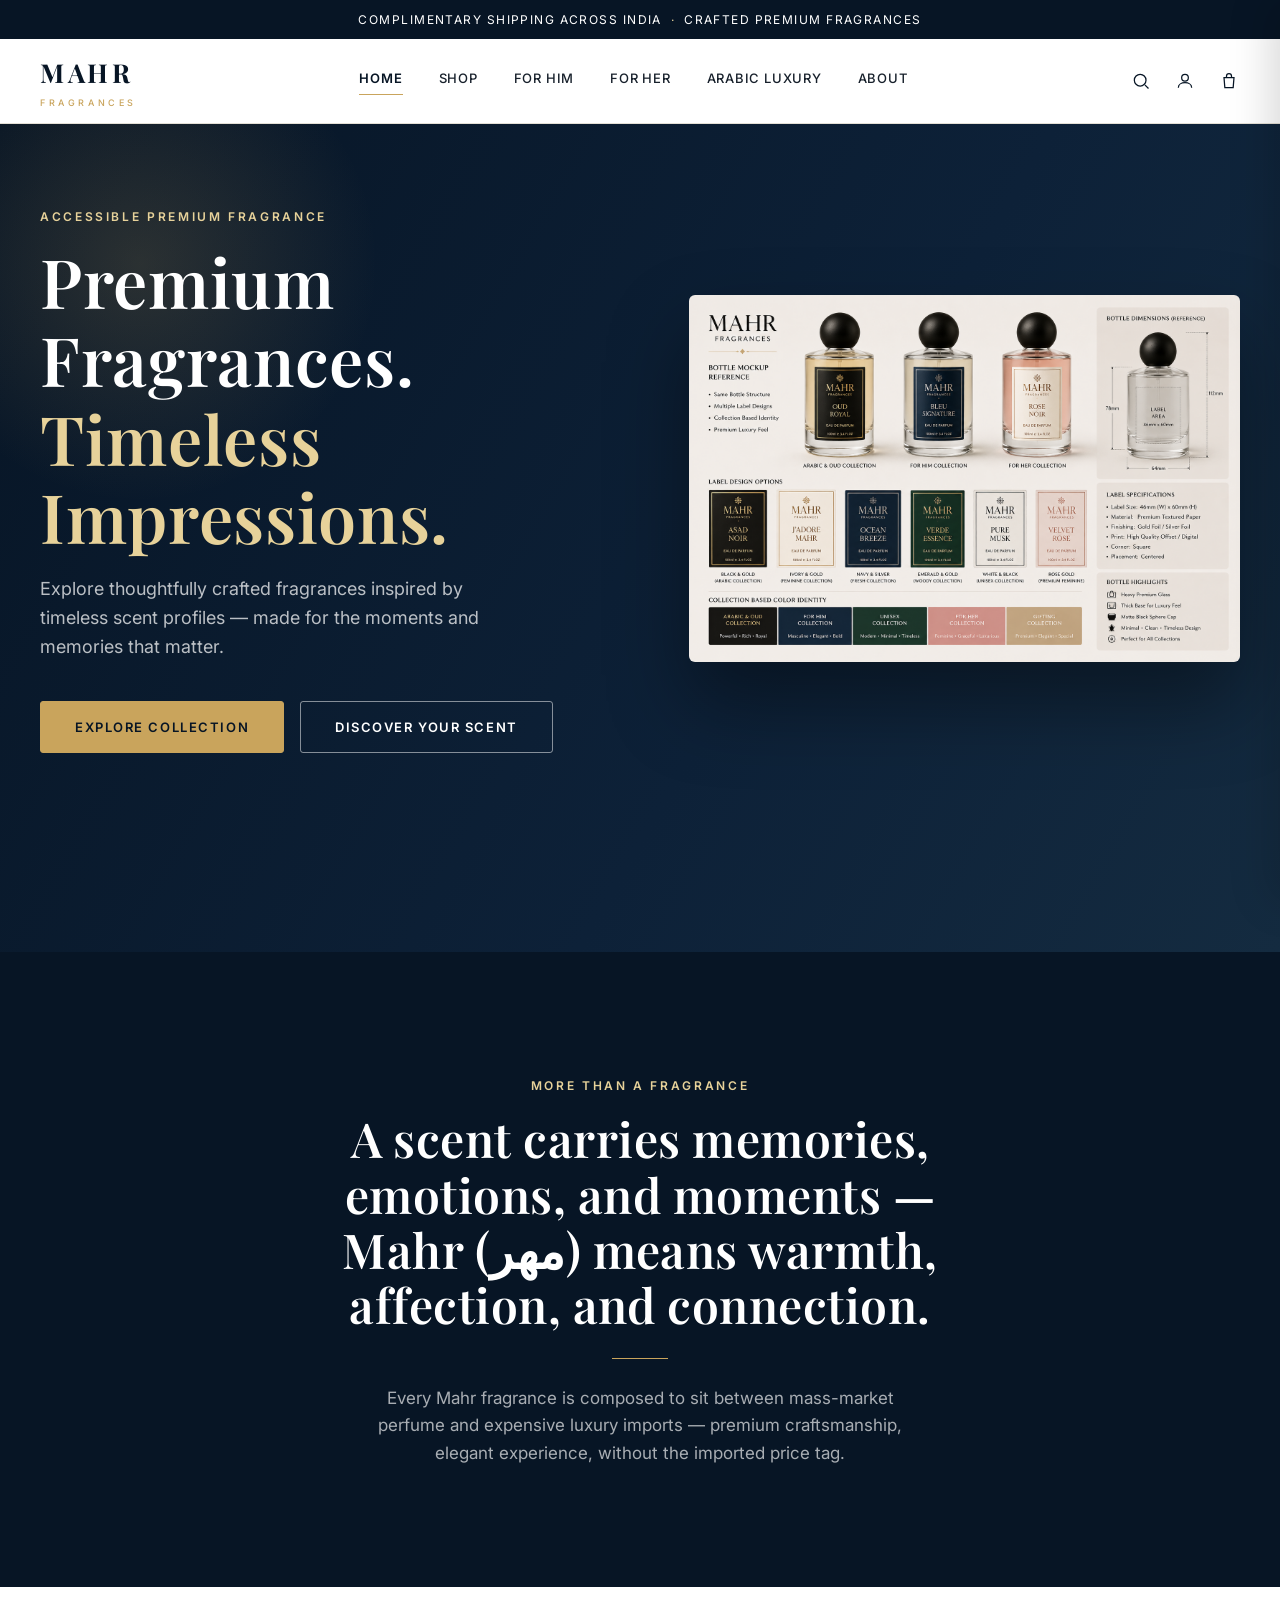
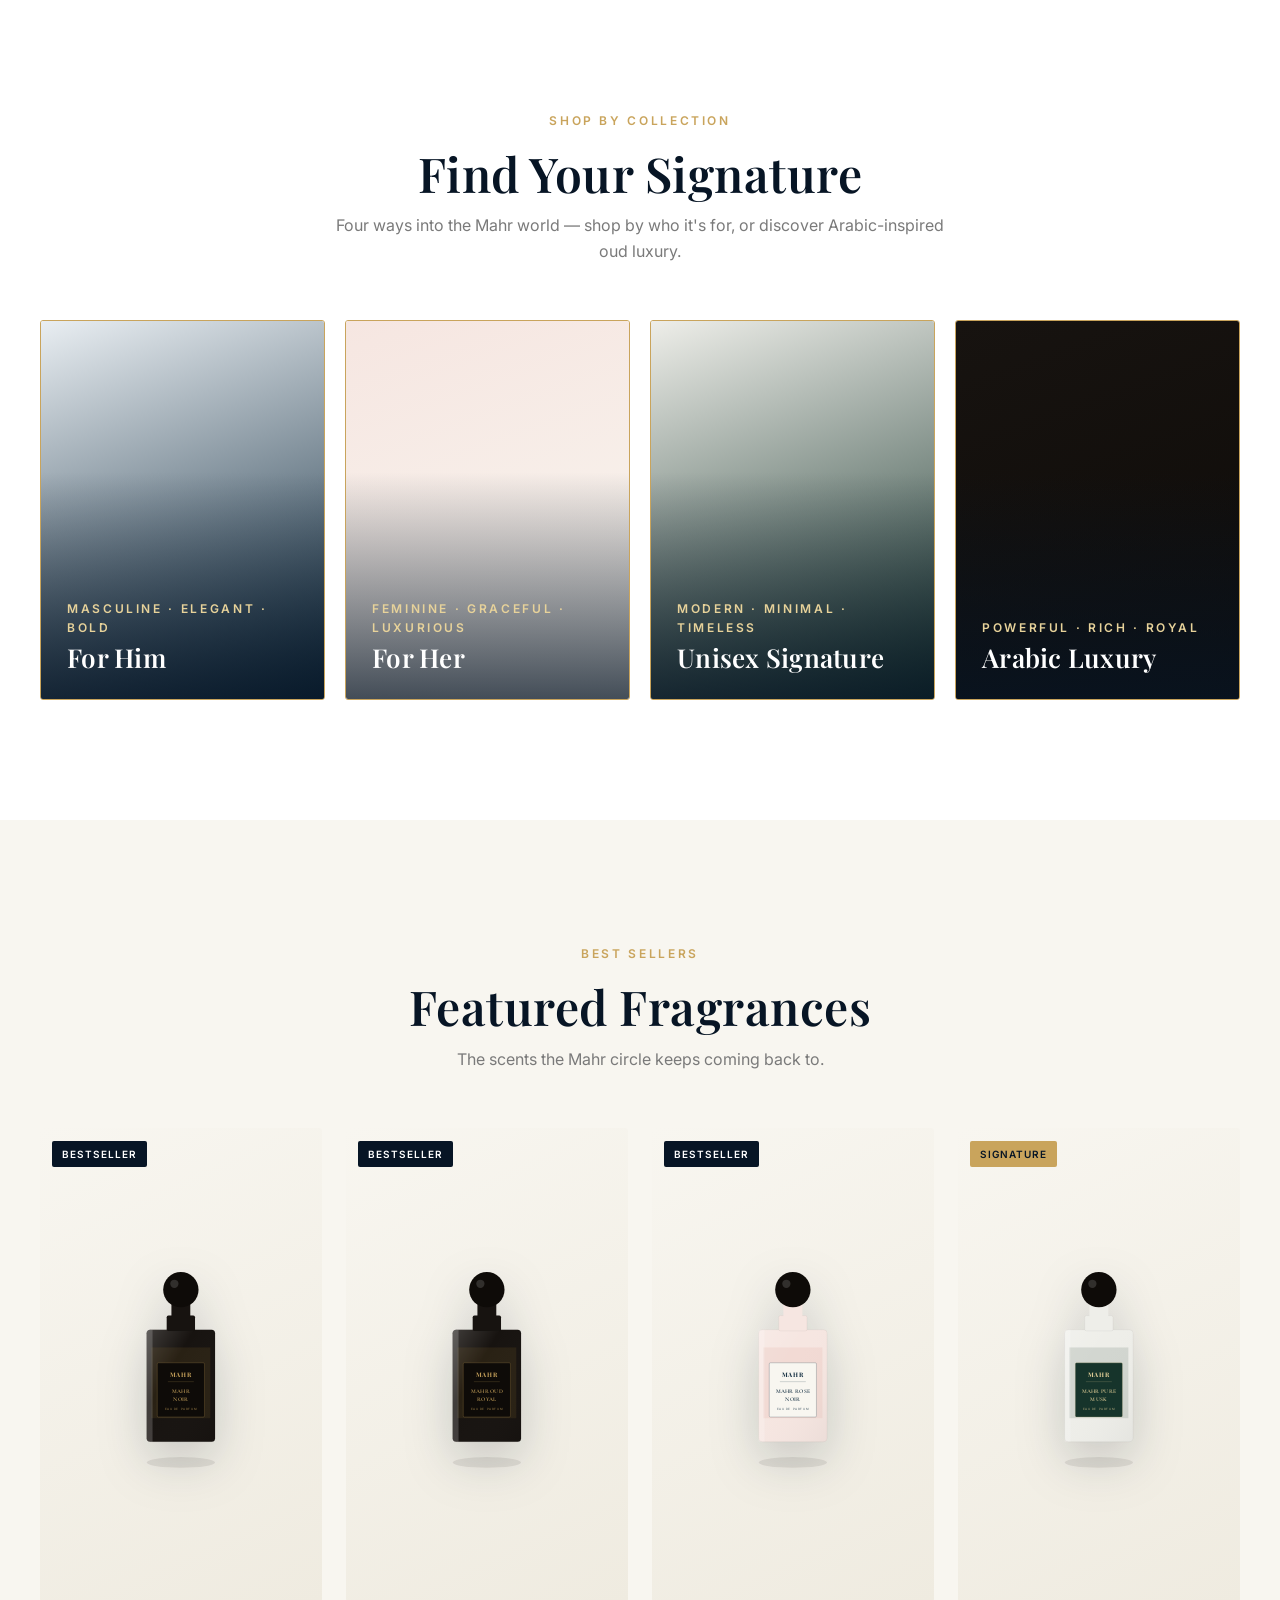
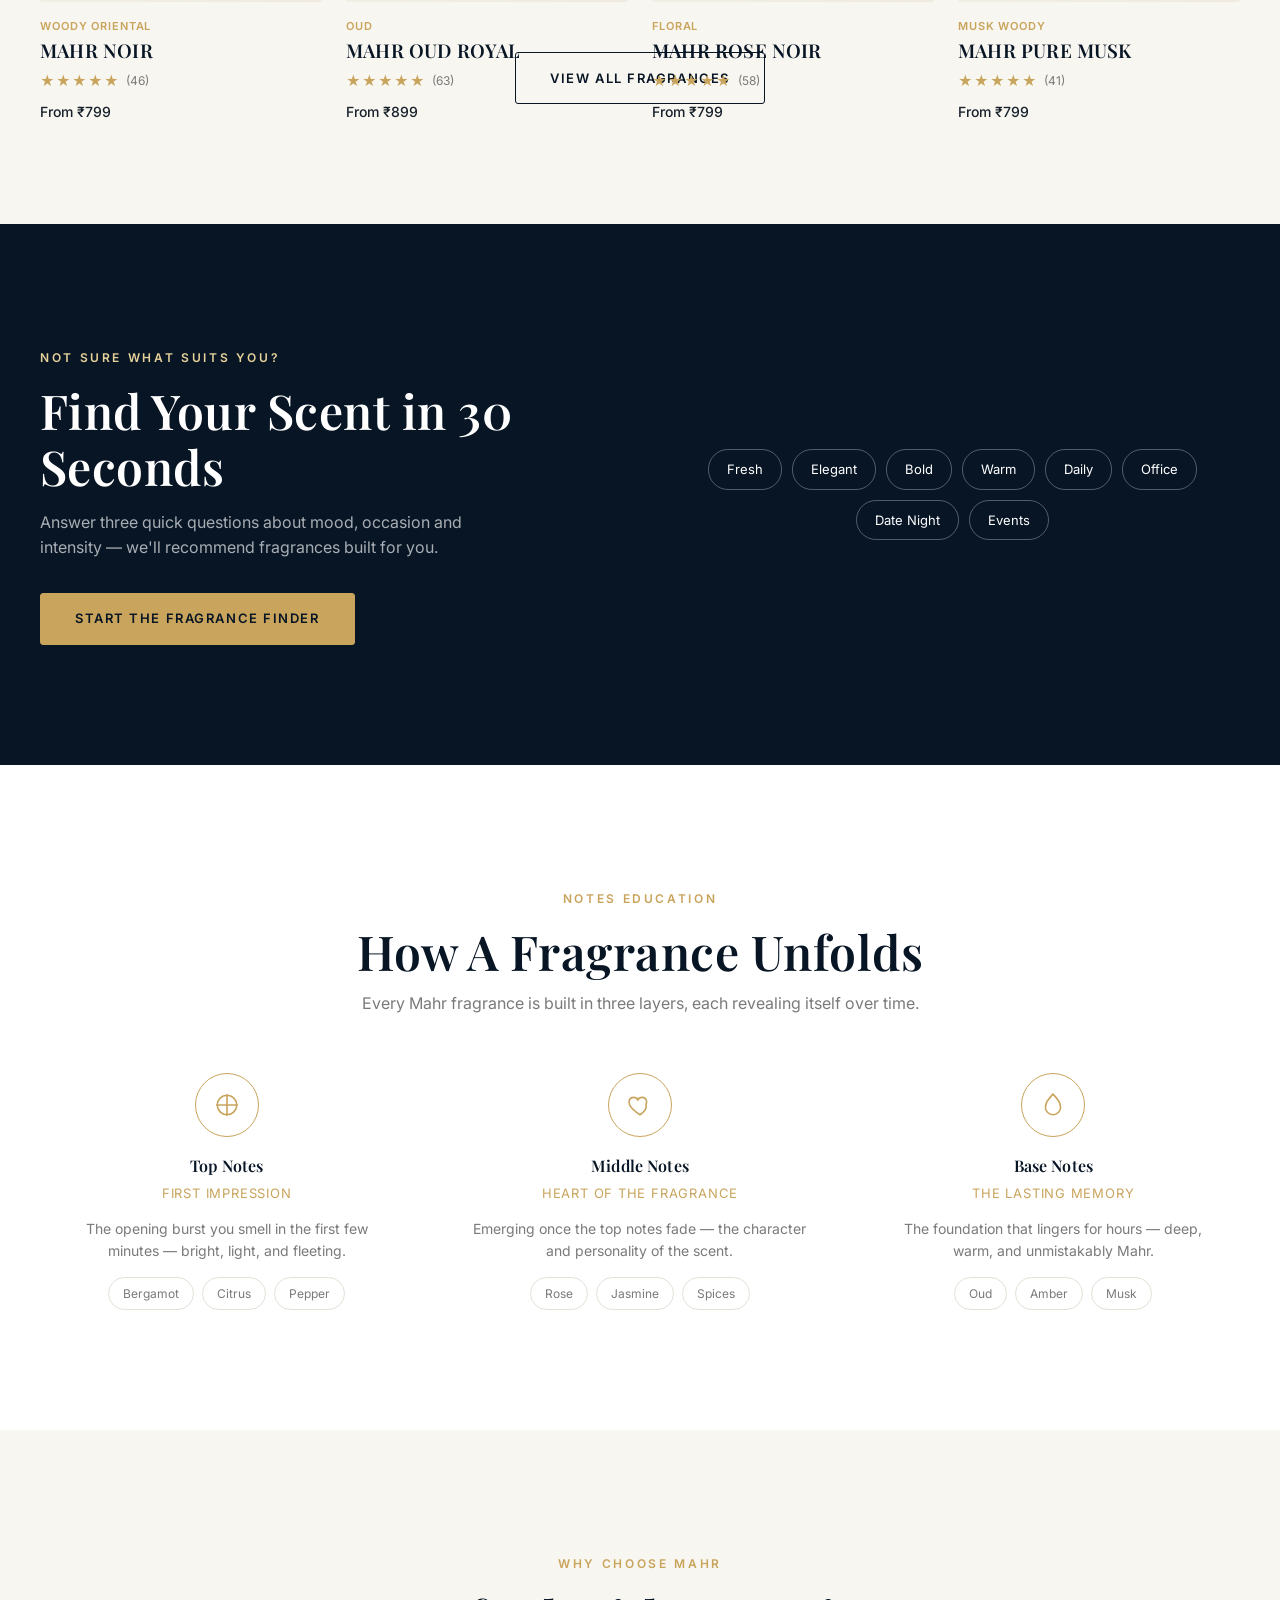
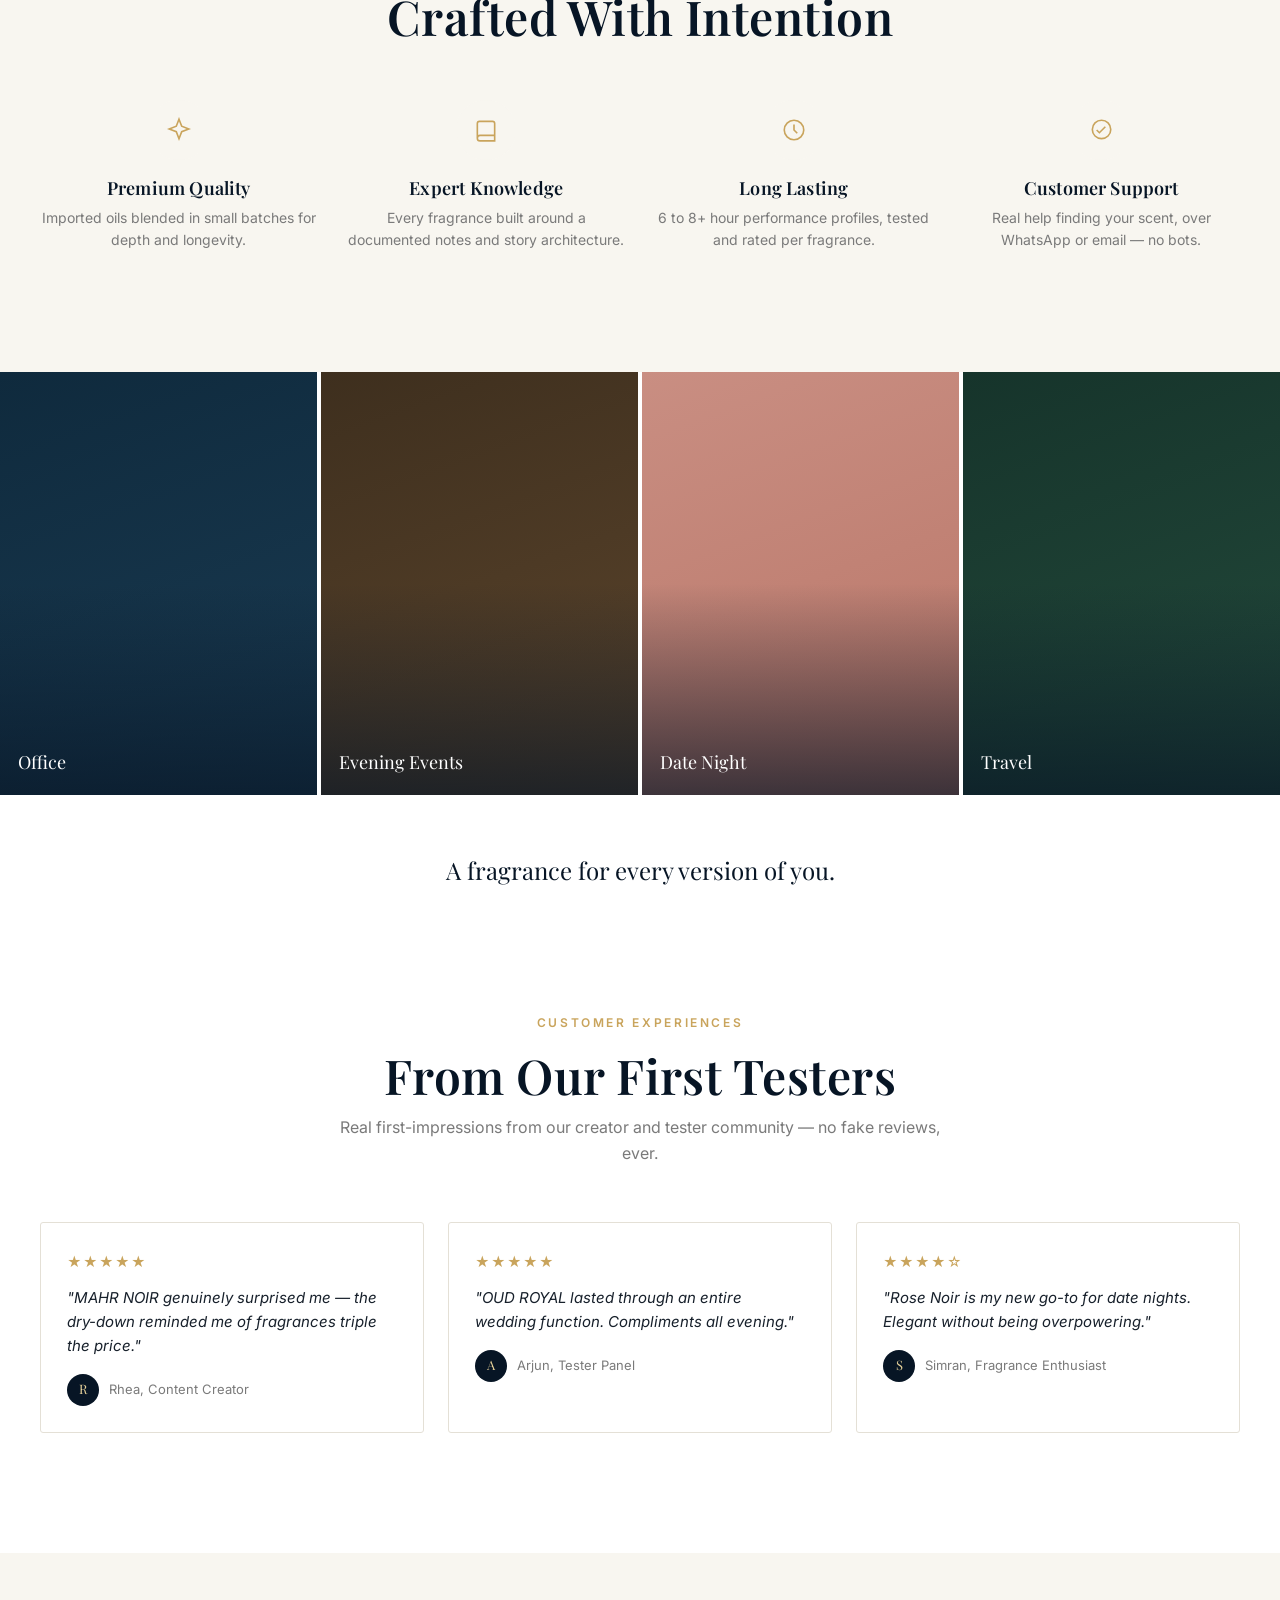
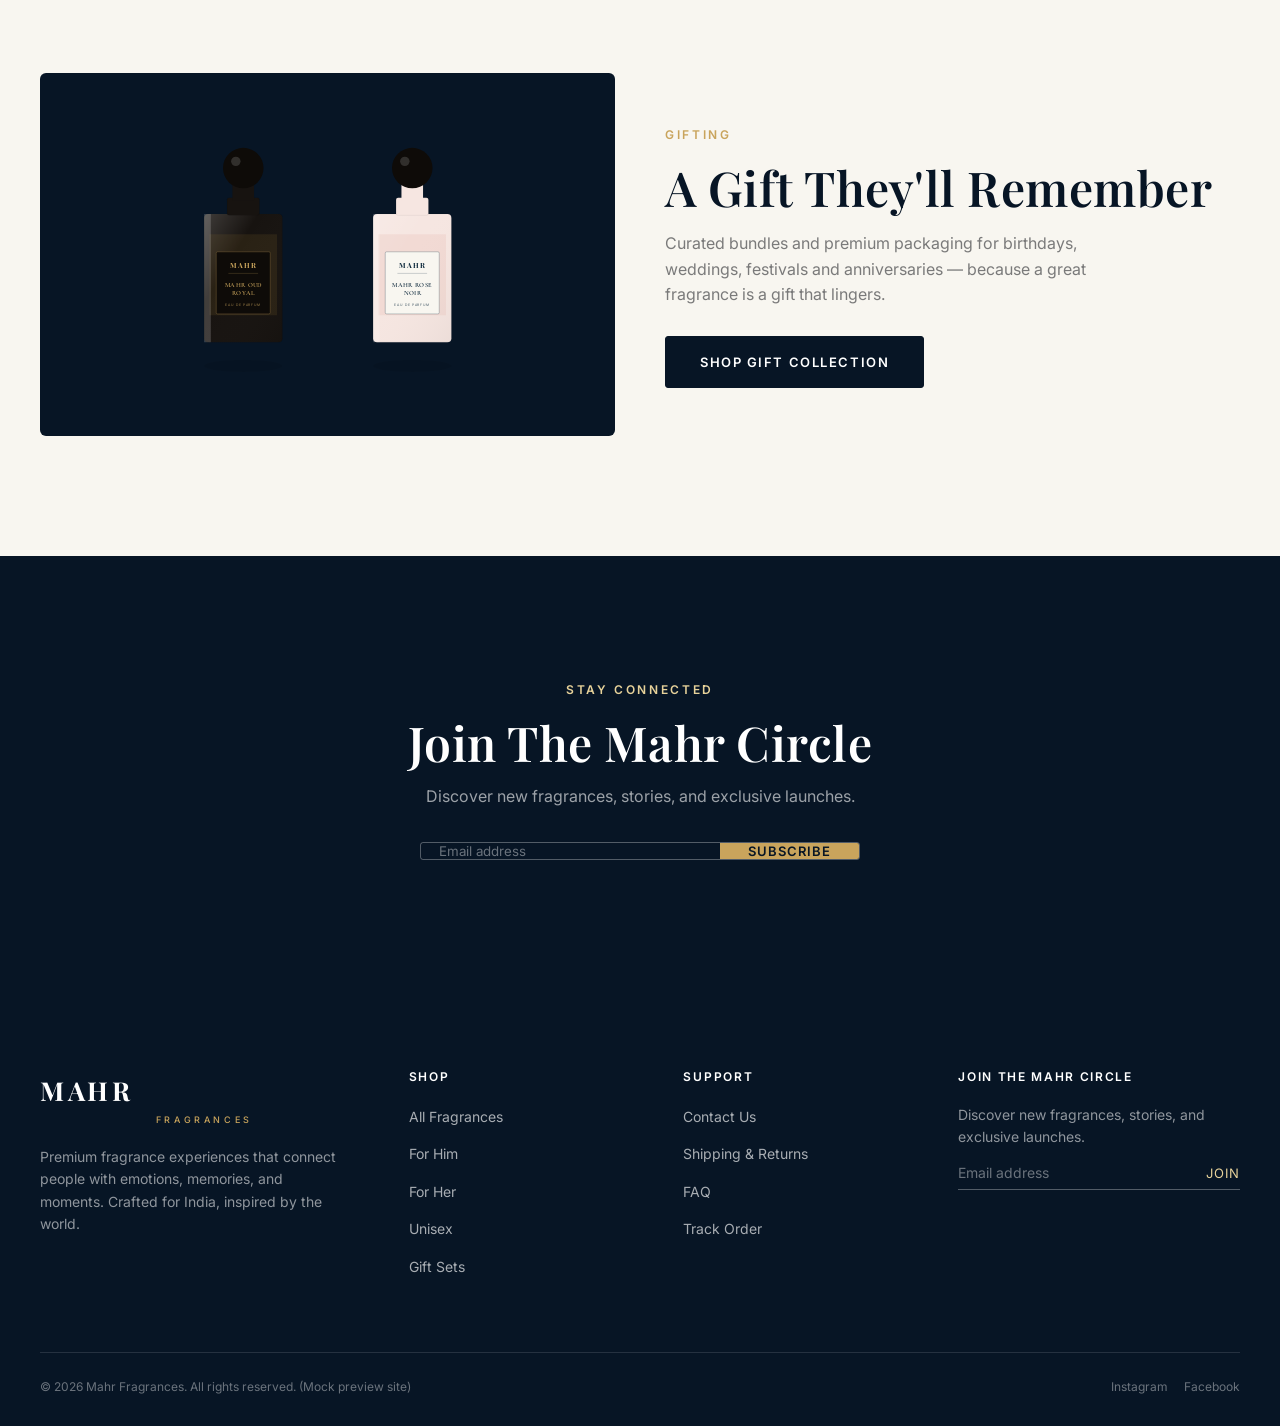
<file: index.html>
<!DOCTYPE html>
<html lang="en">
<head>
<meta charset="UTF-8">
<meta name="viewport" content="width=device-width, initial-scale=1.0">
<title>Mahr Fragrances — Premium Fragrances. Timeless Impressions.</title>
<meta name="description" content="Discover Mahr Fragrances — premium, accessible-luxury fragrances inspired by timeless scent profiles. Crafted for India.">
<link rel="stylesheet" href="css/style.css">
<link rel="stylesheet" href="css/components.css">
<style>
  .hero {
    position: relative;
    min-height: 92vh;
    display: flex;
    align-items: center;
    background: linear-gradient(120deg, var(--navy) 0%, var(--navy-soft) 60%, #142b40 100%);
    overflow: hidden;
    padding-top: 0;
  }
  .hero__grid {
    display: grid;
    grid-template-columns: 1.05fr 0.95fr;
    align-items: center;
    gap: 40px;
    width: 100%;
  }
  .hero__copy { position: relative; z-index: 2; color: #fff; }
  .hero__copy h1 { color: #fff; font-size: 68px; }
  .hero__copy h1 em { color: var(--gold-light); font-style: normal; }
  .hero__copy p.lead { color: rgba(255,255,255,0.72); font-size: 18px; max-width: 460px; margin-top: 20px; }
  .hero__cta { display: flex; gap: 16px; margin-top: 40px; flex-wrap: wrap; }
  .hero__img-wrap {
    position: relative;
    display: flex; align-items: center; justify-content: center;
    animation: floatY 6s ease-in-out infinite;
  }
  .hero__img-wrap img { border-radius: 6px; box-shadow: 0 40px 80px rgba(0,0,0,0.4); }
  @keyframes floatY { 0%,100% { transform: translateY(0); } 50% { transform: translateY(-14px); } }
  .hero__marble { position: absolute; width: 480px; height: 480px; background: radial-gradient(circle, rgba(201,164,92,0.18), transparent 70%); border-radius: 50%; z-index: 1; }
  @media (max-width: 900px) {
    .hero { padding-top: 40px; padding-bottom: 40px; min-height: auto; }
    .hero__grid { grid-template-columns: 1fr; text-align: center; }
    .hero__copy h1 { font-size: 42px; }
    .hero__copy p.lead { margin-left: auto; margin-right: auto; }
    .hero__cta { justify-content: center; }
  }

  .philosophy { background: var(--navy); color: #fff; text-align: center; }
  .philosophy h2 { color: #fff; max-width: 720px; margin: 0 auto; }
  .philosophy p.lead { color: rgba(255,255,255,0.65); max-width: 560px; margin: 20px auto 0; font-size: 17px; }
  .divider-gold-light { width: 56px; height: 1px; background: var(--gold); margin: 26px auto; }

  .lifestyle-section { position: relative; }
  .lifestyle-grid { display: grid; grid-template-columns: repeat(4, 1fr); gap: 4px; }
  .lifestyle-tile { aspect-ratio: 3/4; position: relative; overflow: hidden; display: flex; align-items: flex-end; }
  .lifestyle-tile::after { content:""; position:absolute; inset:0; background: linear-gradient(180deg, transparent 50%, rgba(7,21,37,0.7)); }
  .lifestyle-tile span { position: relative; z-index: 2; color: #fff; padding: 18px; font-family: var(--font-heading); font-size: 18px; }
  @media (max-width: 768px) { .lifestyle-grid { grid-template-columns: repeat(2, 1fr); } }

  .gift-section { background: var(--ivory); }
  .gift-grid { display: grid; grid-template-columns: 1fr 1fr; gap: 50px; align-items: center; }
  @media (max-width: 900px) { .gift-grid { grid-template-columns: 1fr; } .gift-grid > div:first-child { order: 2; } }
  .gift-visual { background: var(--navy); border-radius: 6px; padding: 60px 40px; display: flex; align-items: center; justify-content: center; gap: 20px; }
  .gift-visual svg { width: 30%; }

  .newsletter-section { background: var(--navy); color: #fff; text-align: center; }
  .newsletter-section h2 { color: #fff; }
  .newsletter-form { display: flex; max-width: 440px; margin: 32px auto 0; border: 1px solid rgba(255,255,255,0.3); border-radius: var(--radius); overflow: hidden; }
  .newsletter-form input { flex: 1; background: transparent; border: none; padding: 0 18px; color: #fff; outline: none; }
  .newsletter-form input::placeholder { color: rgba(255,255,255,0.4); }
  .newsletter-form button { padding: 0 28px; background: var(--gold); color: var(--navy); font-size: 13px; letter-spacing: 0.08em; text-transform: uppercase; font-weight: 600; }
</style>
</head>
<body>

<div id="site-header"></div>

<!-- ===== HERO ===== -->
<section class="hero">
  <div class="hero__marble" style="top:-100px; left:-100px;"></div>
  <div class="container hero__grid">
    <div class="hero__copy reveal">
      <div class="eyebrow eyebrow--light">Accessible Premium Fragrance</div>
      <h1>Premium Fragrances.<br><em>Timeless Impressions.</em></h1>
      <p class="lead">Explore thoughtfully crafted fragrances inspired by timeless scent profiles — made for the moments and memories that matter.</p>
      <div class="hero__cta">
        <a href="shop.html" class="btn btn-gold">Explore Collection</a>
        <a href="finder.html" class="btn btn-ghost-light">Discover Your Scent</a>
      </div>
    </div>
    <div class="hero__img-wrap reveal">
      <img src="assets/bottle-reference.png" alt="Mahr Fragrances bottle collection" style="width:100%; max-width:560px;">
    </div>
  </div>
</section>

<!-- ===== BRAND PHILOSOPHY ===== -->
<section class="philosophy">
  <div class="container">
    <div class="eyebrow eyebrow--light reveal">More Than A Fragrance</div>
    <h2 class="reveal">A scent carries memories, emotions, and moments — Mahr (مهر) means warmth, affection, and connection.</h2>
    <div class="divider-gold-light reveal"></div>
    <p class="lead reveal">Every Mahr fragrance is composed to sit between mass-market perfume and expensive luxury imports — premium craftsmanship, elegant experience, without the imported price tag.</p>
  </div>
</section>

<!-- ===== SHOP BY COLLECTION ===== -->
<section>
  <div class="container">
    <div class="section-head reveal">
      <div class="eyebrow">Shop By Collection</div>
      <h2>Find Your Signature</h2>
      <p>Four ways into the Mahr world — shop by who it's for, or discover Arabic-inspired oud luxury.</p>
    </div>
    <div class="collection-grid" id="collection-grid"></div>
  </div>
</section>

<!-- ===== FEATURED FRAGRANCES ===== -->
<section style="background:var(--ivory)">
  <div class="container">
    <div class="section-head reveal">
      <div class="eyebrow">Best Sellers</div>
      <h2>Featured Fragrances</h2>
      <p>The scents the Mahr circle keeps coming back to.</p>
    </div>
    <div class="product-grid" id="featured-grid"></div>
    <div class="text-center mt-l" style="margin-top:50px">
      <a href="shop.html" class="btn btn-secondary">View All Fragrances</a>
    </div>
  </div>
</section>

<!-- ===== FRAGRANCE DISCOVERY / FINDER TEASER ===== -->
<section style="background:var(--navy); color:#fff;">
  <div class="container" style="display:grid; grid-template-columns:1fr 1fr; gap:50px; align-items:center;">
    <div class="reveal">
      <div class="eyebrow eyebrow--light">Not Sure What Suits You?</div>
      <h2 style="color:#fff">Find Your Scent in 30 Seconds</h2>
      <p style="color:rgba(255,255,255,0.65); margin-top:16px; max-width:440px;">Answer three quick questions about mood, occasion and intensity — we'll recommend fragrances built for you.</p>
      <a href="finder.html" class="btn btn-gold mt-l" style="margin-top:32px;">Start the Fragrance Finder</a>
    </div>
    <div class="chip-row reveal" style="justify-content:center;">
      <span class="chip" style="border-color:rgba(255,255,255,0.3); color:#fff;">Fresh</span>
      <span class="chip" style="border-color:rgba(255,255,255,0.3); color:#fff;">Elegant</span>
      <span class="chip" style="border-color:rgba(255,255,255,0.3); color:#fff;">Bold</span>
      <span class="chip" style="border-color:rgba(255,255,255,0.3); color:#fff;">Warm</span>
      <span class="chip" style="border-color:rgba(255,255,255,0.3); color:#fff;">Daily</span>
      <span class="chip" style="border-color:rgba(255,255,255,0.3); color:#fff;">Office</span>
      <span class="chip" style="border-color:rgba(255,255,255,0.3); color:#fff;">Date Night</span>
      <span class="chip" style="border-color:rgba(255,255,255,0.3); color:#fff;">Events</span>
    </div>
  </div>
</section>

<!-- ===== FRAGRANCE NOTES EDUCATION ===== -->
<section>
  <div class="container">
    <div class="section-head reveal">
      <div class="eyebrow">Notes Education</div>
      <h2>How A Fragrance Unfolds</h2>
      <p>Every Mahr fragrance is built in three layers, each revealing itself over time.</p>
    </div>
    <div class="notes-grid">
      <div class="note-col reveal">
        <div class="note-icon"><svg viewBox="0 0 24 24" fill="none" stroke="currentColor" stroke-width="1.5"><path d="M12 2v20M2 12h20"/><circle cx="12" cy="12" r="9"/></svg></div>
        <h4>Top Notes</h4>
        <p class="sub">First Impression</p>
        <p style="color:var(--grey); font-size:14px;">The opening burst you smell in the first few minutes — bright, light, and fleeting.</p>
        <div class="note-tags"><span class="note-tag">Bergamot</span><span class="note-tag">Citrus</span><span class="note-tag">Pepper</span></div>
      </div>
      <div class="note-col reveal">
        <div class="note-icon"><svg viewBox="0 0 24 24" fill="none" stroke="currentColor" stroke-width="1.5"><path d="M12 21s-7-4.35-9.5-8.8C.8 8.7 2.4 5 6 5c2 0 3.5 1.2 4 2.2C10.5 6.2 12 5 14 5c3.6 0 5.2 3.7 3.5 7.2C19 16.65 12 21 12 21z"/></svg></div>
        <h4>Middle Notes</h4>
        <p class="sub">Heart Of The Fragrance</p>
        <p style="color:var(--grey); font-size:14px;">Emerging once the top notes fade — the character and personality of the scent.</p>
        <div class="note-tags"><span class="note-tag">Rose</span><span class="note-tag">Jasmine</span><span class="note-tag">Spices</span></div>
      </div>
      <div class="note-col reveal">
        <div class="note-icon"><svg viewBox="0 0 24 24" fill="none" stroke="currentColor" stroke-width="1.5"><path d="M12 2C8 6 5 10 5 14a7 7 0 0014 0c0-4-3-8-7-12z"/></svg></div>
        <h4>Base Notes</h4>
        <p class="sub">The Lasting Memory</p>
        <p style="color:var(--grey); font-size:14px;">The foundation that lingers for hours — deep, warm, and unmistakably Mahr.</p>
        <div class="note-tags"><span class="note-tag">Oud</span><span class="note-tag">Amber</span><span class="note-tag">Musk</span></div>
      </div>
    </div>
  </div>
</section>

<!-- ===== WHY CHOOSE MAHR ===== -->
<section style="background:var(--ivory)">
  <div class="container">
    <div class="section-head reveal">
      <div class="eyebrow">Why Choose Mahr</div>
      <h2>Crafted With Intention</h2>
    </div>
    <div class="pillars-grid">
      <div class="pillar reveal">
        <div class="icon-circle"><svg viewBox="0 0 24 24" fill="none" stroke="currentColor" stroke-width="1.5"><path d="M12 2l2.5 6.5L21 11l-6.5 2.5L12 20l-2.5-6.5L3 11l6.5-2.5z"/></svg></div>
        <h4>Premium Quality</h4>
        <p>Imported oils blended in small batches for depth and longevity.</p>
      </div>
      <div class="pillar reveal">
        <div class="icon-circle"><svg viewBox="0 0 24 24" fill="none" stroke="currentColor" stroke-width="1.5"><path d="M4 19.5V6a2 2 0 012-2h12a2 2 0 012 2v14M4 19.5A2.5 2.5 0 016.5 17H20M4 19.5A2.5 2.5 0 006.5 22H20v-5"/></svg></div>
        <h4>Expert Knowledge</h4>
        <p>Every fragrance built around a documented notes and story architecture.</p>
      </div>
      <div class="pillar reveal">
        <div class="icon-circle"><svg viewBox="0 0 24 24" fill="none" stroke="currentColor" stroke-width="1.5"><circle cx="12" cy="12" r="9"/><path d="M12 7v5l3 3"/></svg></div>
        <h4>Long Lasting</h4>
        <p>6 to 8+ hour performance profiles, tested and rated per fragrance.</p>
      </div>
      <div class="pillar reveal">
        <div class="icon-circle"><svg viewBox="0 0 24 24" fill="none" stroke="currentColor" stroke-width="1.5"><path d="M21 11.5a8.5 8.5 0 11-8.5-8.5A8.5 8.5 0 0121 11.5z"/><path d="M8 12l2.5 2.5L16 9"/></svg></div>
        <h4>Customer Support</h4>
        <p>Real help finding your scent, over WhatsApp or email — no bots.</p>
      </div>
    </div>
  </div>
</section>

<!-- ===== LIFESTYLE BRAND SECTION ===== -->
<section class="lifestyle-section" style="padding:0;">
  <div class="lifestyle-grid">
    <div class="lifestyle-tile" style="background:linear-gradient(160deg,#0F2A3D,#1a3b52);"><span>Office</span></div>
    <div class="lifestyle-tile" style="background:linear-gradient(160deg,#3E2F1E,#5c452c);"><span>Evening Events</span></div>
    <div class="lifestyle-tile" style="background:linear-gradient(160deg,#C98E82,#b97668);"><span>Date Night</span></div>
    <div class="lifestyle-tile" style="background:linear-gradient(160deg,#16342B,#234a3b);"><span>Travel</span></div>
  </div>
  <div class="container text-center" style="padding:56px 40px 0;">
    <p class="reveal" style="font-family:var(--font-heading); font-size:24px; color:var(--navy); max-width:520px; margin:0 auto;">A fragrance for every version of you.</p>
  </div>
</section>

<!-- ===== CUSTOMER EXPERIENCES ===== -->
<section>
  <div class="container">
    <div class="section-head reveal">
      <div class="eyebrow">Customer Experiences</div>
      <h2>From Our First Testers</h2>
      <p>Real first-impressions from our creator and tester community — no fake reviews, ever.</p>
    </div>
    <div class="review-grid">
      <div class="review-card reveal">
        <div class="rating"><span class="stars">★★★★★</span></div>
        <p>"MAHR NOIR genuinely surprised me — the dry-down reminded me of fragrances triple the price."</p>
        <div class="review-card__author"><div class="review-card__avatar">R</div> Rhea, Content Creator</div>
      </div>
      <div class="review-card reveal">
        <div class="rating"><span class="stars">★★★★★</span></div>
        <p>"OUD ROYAL lasted through an entire wedding function. Compliments all evening."</p>
        <div class="review-card__author"><div class="review-card__avatar">A</div> Arjun, Tester Panel</div>
      </div>
      <div class="review-card reveal">
        <div class="rating"><span class="stars">★★★★☆</span></div>
        <p>"Rose Noir is my new go-to for date nights. Elegant without being overpowering."</p>
        <div class="review-card__author"><div class="review-card__avatar">S</div> Simran, Fragrance Enthusiast</div>
      </div>
    </div>
  </div>
</section>

<!-- ===== GIFT SECTION ===== -->
<section class="gift-section">
  <div class="container gift-grid">
    <div class="gift-visual reveal" id="gift-visual"></div>
    <div class="reveal">
      <div class="eyebrow">Gifting</div>
      <h2>A Gift They'll Remember</h2>
      <p style="color:var(--grey); margin-top:16px; max-width:440px;">Curated bundles and premium packaging for birthdays, weddings, festivals and anniversaries — because a great fragrance is a gift that lingers.</p>
      <a href="shop.html?collection=gifts" class="btn btn-primary mt-l" style="margin-top:28px;">Shop Gift Collection</a>
    </div>
  </div>
</section>

<!-- ===== NEWSLETTER ===== -->
<section class="newsletter-section">
  <div class="container">
    <div class="eyebrow eyebrow--light reveal">Stay Connected</div>
    <h2 class="reveal">Join The Mahr Circle</h2>
    <p style="color:rgba(255,255,255,0.6); margin-top:14px;" class="reveal">Discover new fragrances, stories, and exclusive launches.</p>
    <form class="newsletter-form reveal" onsubmit="event.preventDefault(); MAHR.showToast('Welcome to the Mahr Circle'); this.reset();">
      <input type="email" placeholder="Email address" required>
      <button type="submit">Subscribe</button>
    </form>
  </div>
</section>

<div id="site-footer"></div>

<script src="js/products.js"></script>
<script src="js/app.js"></script>
<script>
  MAHR.initLayout('home');

  // Shop by collection
  const collectionsForGrid = [
    { key: "for-him", title: "For Him", sub: "Masculine · Elegant · Bold", colorway: "him" },
    { key: "for-her", title: "For Her", sub: "Feminine · Graceful · Luxurious", colorway: "her" },
    { key: "unisex", title: "Unisex Signature", sub: "Modern · Minimal · Timeless", colorway: "unisex" },
    { key: "arabic-luxury", title: "Arabic Luxury", sub: "Powerful · Rich · Royal", colorway: "arabic" },
  ];
  document.getElementById("collection-grid").innerHTML = collectionsForGrid.map(c => `
    <a href="shop.html?collection=${c.key}" class="collection-card reveal">
      <div class="collection-card__bg" style="background:linear-gradient(160deg, ${MAHR.COLORWAYS[c.colorway].bottle}, ${MAHR.COLORWAYS[c.colorway].label});"></div>
      <div class="collection-card__label">
        <div class="eyebrow">${c.sub}</div>
        <h3>${c.title}</h3>
      </div>
    </a>
  `).join("");
  MAHR.initReveal();

  // Featured fragrances (bestsellers)
  const featured = MAHR_PRODUCTS.filter(p => p.isBestseller).slice(0, 4);
  document.getElementById("featured-grid").innerHTML = featured.map(MAHR.productCardHTML).join("");
  MAHR.initReveal();

  // Gift visual bottles
  const giftPicks = ["mahr-oud-royal", "mahr-rose-noir"];
  document.getElementById("gift-visual").innerHTML = giftPicks.map(id => {
    const p = MAHR.getProduct(id);
    return MAHR.bottleSVG(p.colorway, p.name);
  }).join("");
</script>
</body>
</html>
</file>
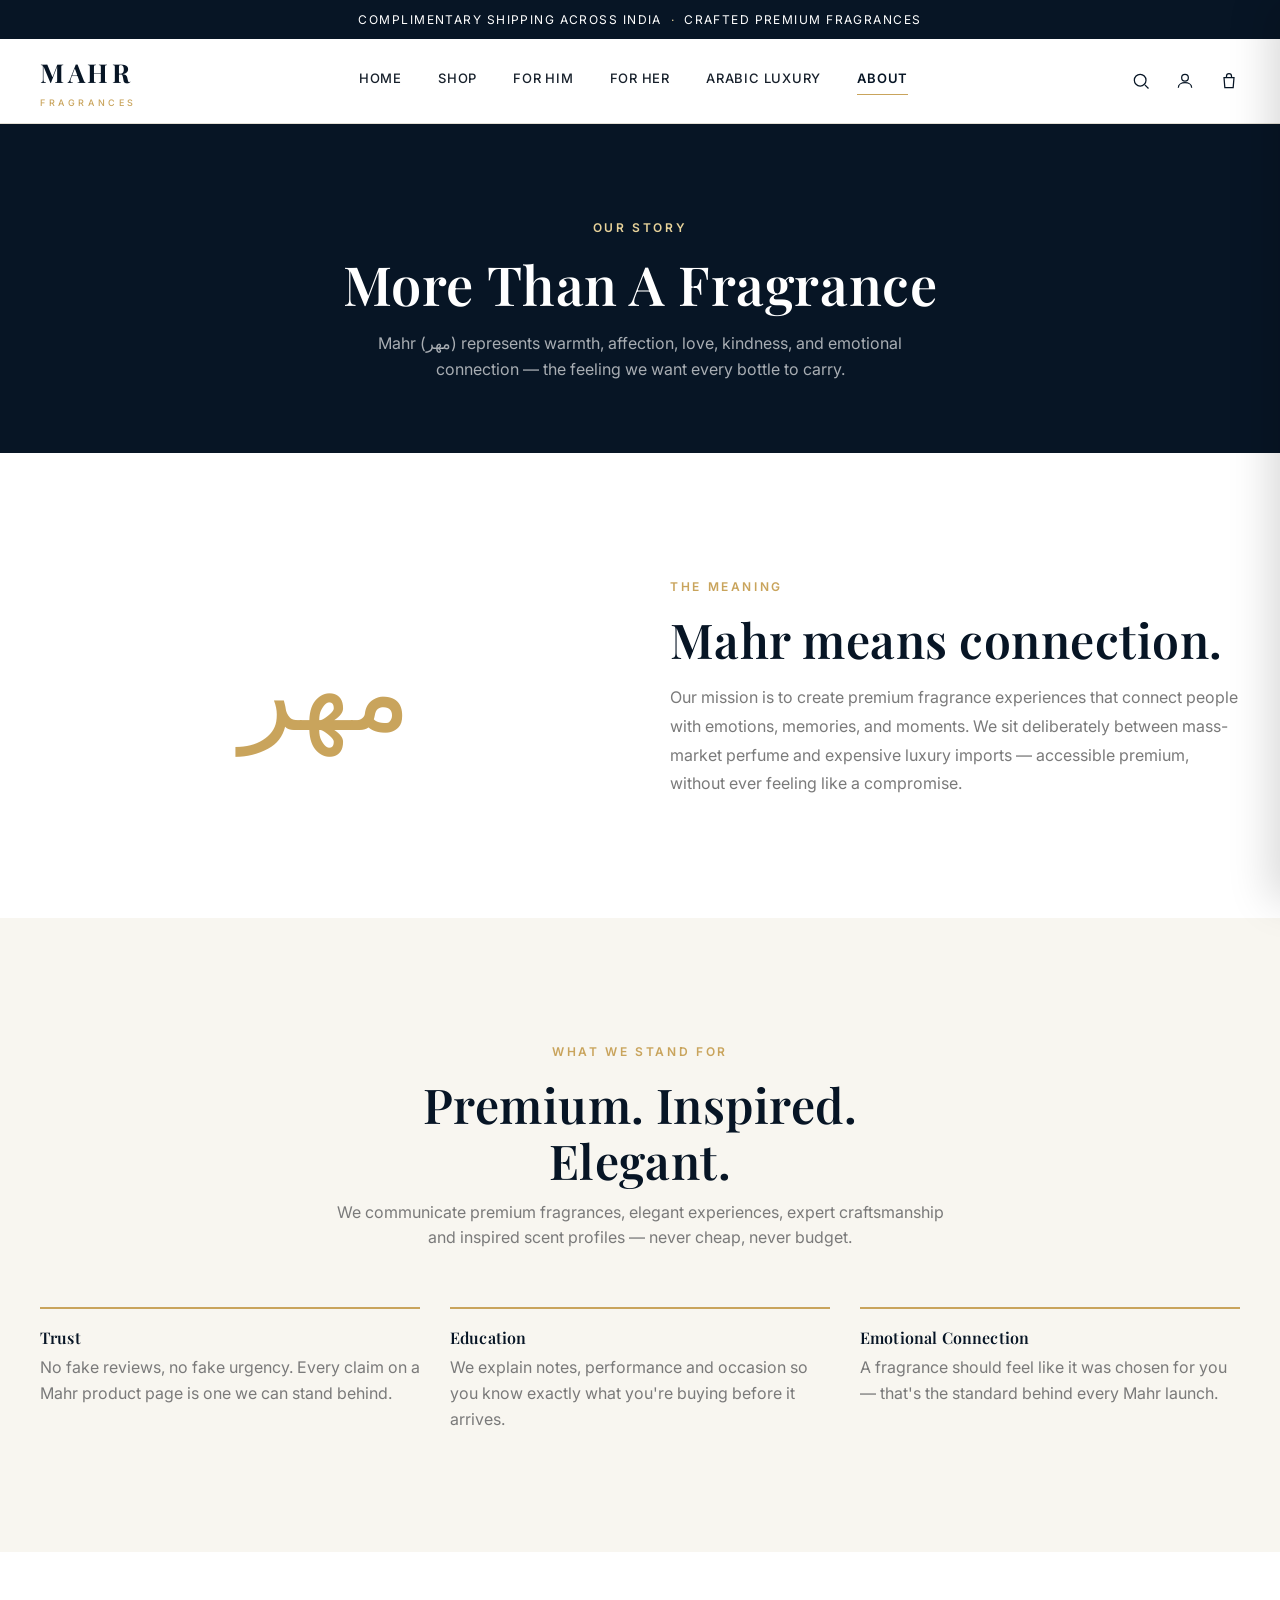
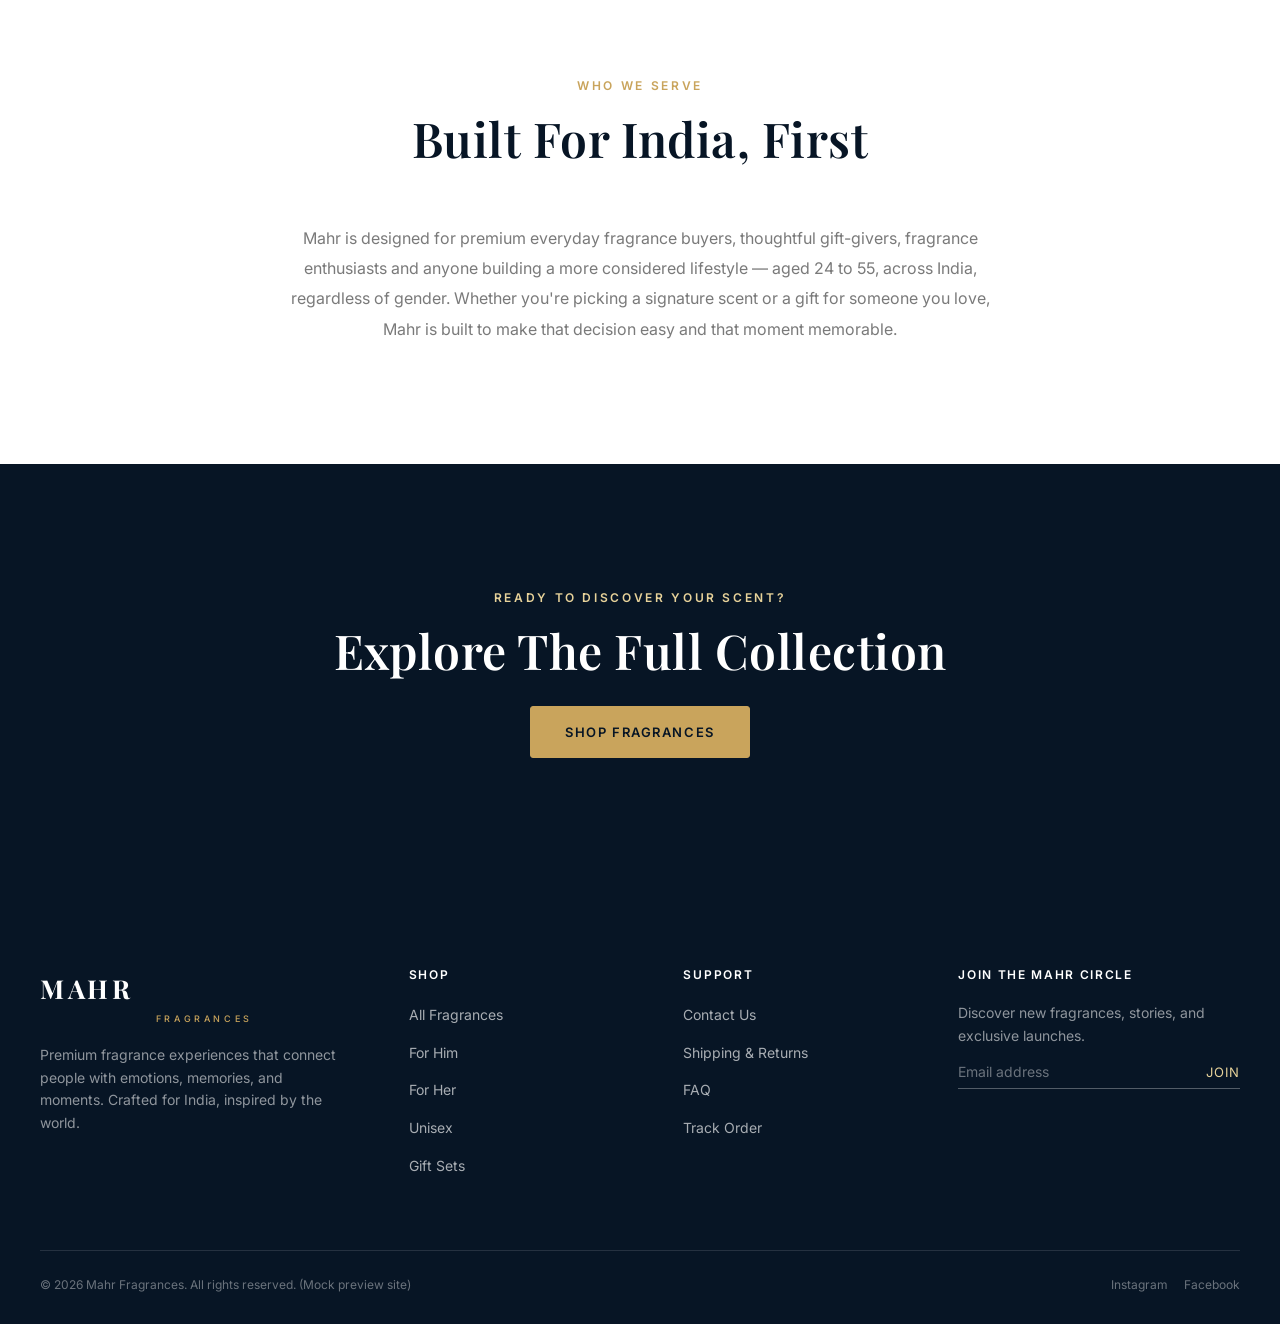
<file: about.html>
<!DOCTYPE html>
<html lang="en">
<head>
<meta charset="UTF-8">
<meta name="viewport" content="width=device-width, initial-scale=1.0">
<title>About Mahr — Our Story</title>
<link rel="stylesheet" href="css/style.css">
<link rel="stylesheet" href="css/components.css">
<style>
  .about-hero { background: var(--navy); color: #fff; text-align: center; padding: 90px 0 70px; }
  .about-hero h1 { color: #fff; font-size: 54px; }
  .about-hero p { color: rgba(255,255,255,0.65); max-width: 560px; margin: 16px auto 0; }
  .meaning-block { display: grid; grid-template-columns: 1fr 1fr; gap: 60px; align-items: center; }
  @media (max-width: 900px) { .meaning-block { grid-template-columns: 1fr; gap: 30px; } }
  .meaning-word { font-family: var(--font-heading); font-size: 110px; color: var(--gold); line-height: 1; text-align: center; }
  .value-grid { display: grid; grid-template-columns: repeat(3, 1fr); gap: 30px; }
  @media (max-width: 800px) { .value-grid { grid-template-columns: 1fr; } }
  .value-item { border-top: 2px solid var(--gold); padding-top: 20px; }
</style>
</head>
<body>

<div id="site-header"></div>

<section class="about-hero">
  <div class="container">
    <div class="eyebrow eyebrow--light">Our Story</div>
    <h1>More Than A Fragrance</h1>
    <p>Mahr (مهر) represents warmth, affection, love, kindness, and emotional connection — the feeling we want every bottle to carry.</p>
  </div>
</section>

<section>
  <div class="container meaning-block">
    <div class="meaning-word reveal">مهر</div>
    <div class="reveal">
      <div class="eyebrow">The Meaning</div>
      <h2>Mahr means connection.</h2>
      <p style="color:var(--grey); margin-top:16px; line-height:1.8;">
        Our mission is to create premium fragrance experiences that connect people with emotions, memories, and moments.
        We sit deliberately between mass-market perfume and expensive luxury imports — accessible premium, without
        ever feeling like a compromise.
      </p>
    </div>
  </div>
</section>

<section style="background:var(--ivory)">
  <div class="container">
    <div class="section-head reveal">
      <div class="eyebrow">What We Stand For</div>
      <h2>Premium. Inspired. Elegant.</h2>
      <p>We communicate premium fragrances, elegant experiences, expert craftsmanship and inspired scent profiles — never cheap, never budget.</p>
    </div>
    <div class="value-grid">
      <div class="value-item reveal">
        <h4>Trust</h4>
        <p style="color:var(--grey); margin-top:8px;">No fake reviews, no fake urgency. Every claim on a Mahr product page is one we can stand behind.</p>
      </div>
      <div class="value-item reveal">
        <h4>Education</h4>
        <p style="color:var(--grey); margin-top:8px;">We explain notes, performance and occasion so you know exactly what you're buying before it arrives.</p>
      </div>
      <div class="value-item reveal">
        <h4>Emotional Connection</h4>
        <p style="color:var(--grey); margin-top:8px;">A fragrance should feel like it was chosen for you — that's the standard behind every Mahr launch.</p>
      </div>
    </div>
  </div>
</section>

<section>
  <div class="container" style="max-width:820px;">
    <div class="section-head reveal">
      <div class="eyebrow">Who We Serve</div>
      <h2>Built For India, First</h2>
    </div>
    <p style="color:var(--grey); line-height:1.9; text-align:center;" class="reveal">
      Mahr is designed for premium everyday fragrance buyers, thoughtful gift-givers, fragrance enthusiasts and
      anyone building a more considered lifestyle — aged 24 to 55, across India, regardless of gender. Whether
      you're picking a signature scent or a gift for someone you love, Mahr is built to make that decision easy
      and that moment memorable.
    </p>
  </div>
</section>

<section style="background:var(--navy); color:#fff; text-align:center;">
  <div class="container">
    <div class="eyebrow eyebrow--light reveal">Ready To Discover Your Scent?</div>
    <h2 style="color:#fff;" class="reveal">Explore The Full Collection</h2>
    <a href="shop.html" class="btn btn-gold mt-l reveal" style="margin-top:28px;">Shop Fragrances</a>
  </div>
</section>

<div id="site-footer"></div>

<script src="js/products.js"></script>
<script src="js/app.js"></script>
<script>MAHR.initLayout('about');</script>
</body>
</html>
</file>
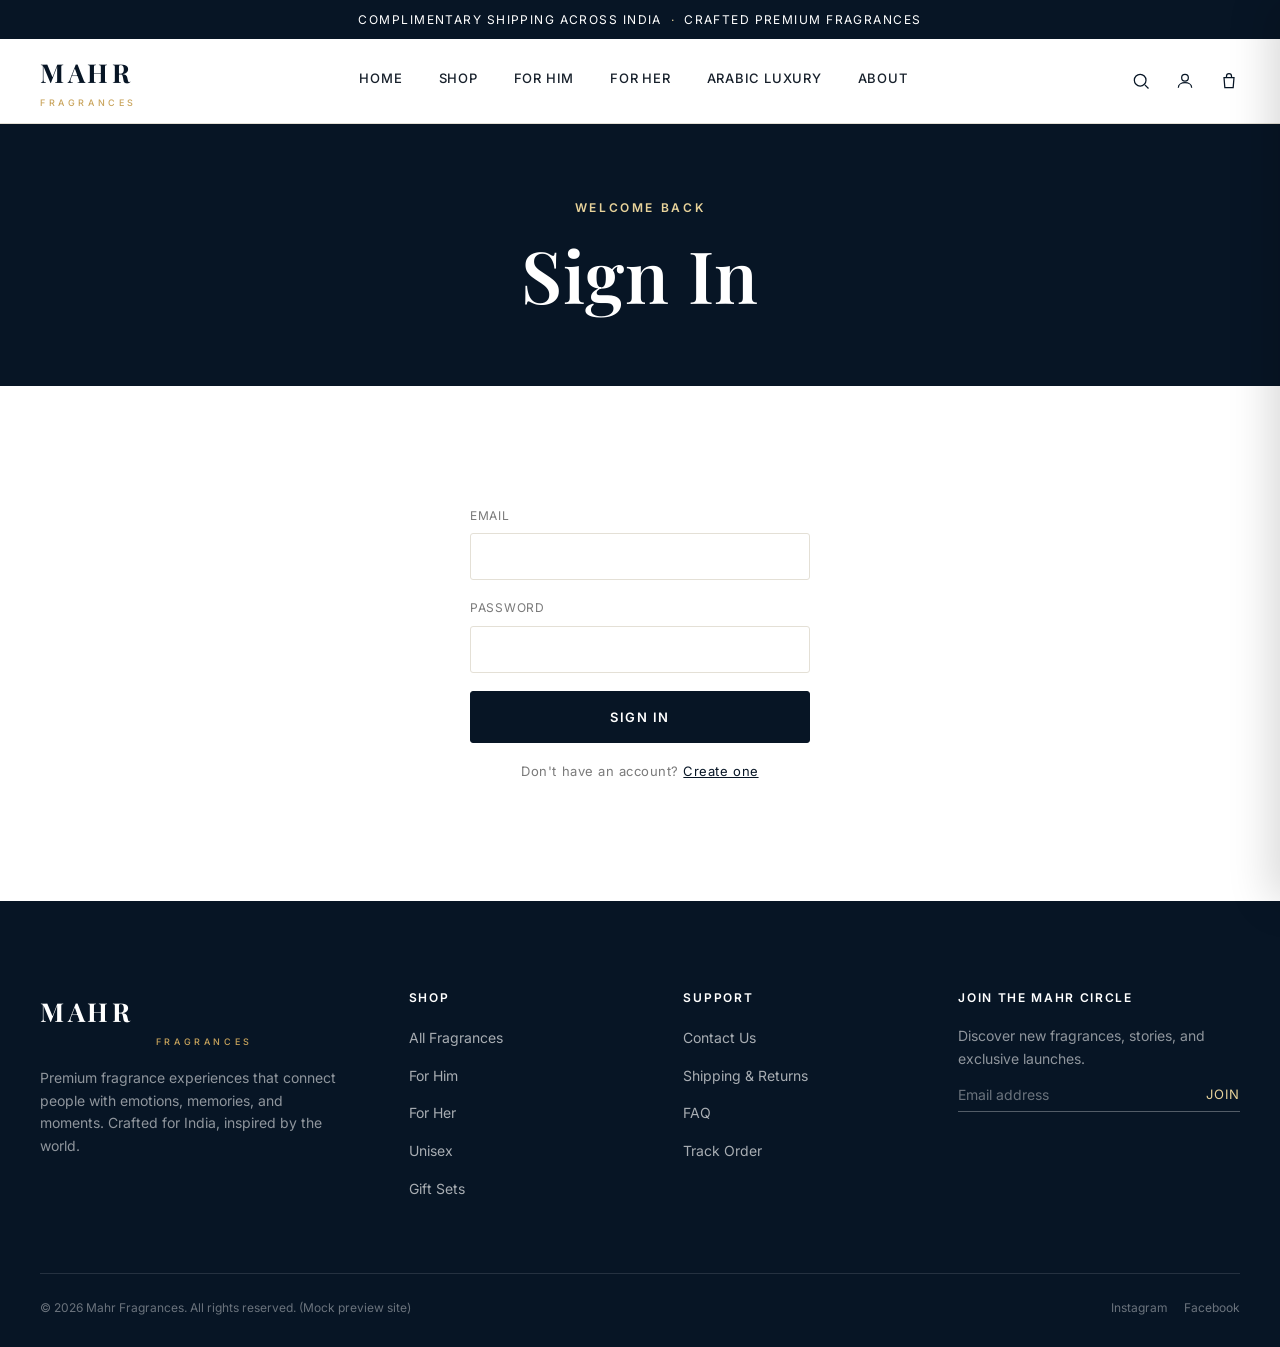
<file: account.html>
<!DOCTYPE html>
<html lang="en">
<head>
<meta charset="UTF-8">
<meta name="viewport" content="width=device-width, initial-scale=1.0">
<title>Account — Mahr Fragrances</title>
<link rel="stylesheet" href="css/style.css">
<link rel="stylesheet" href="css/components.css">
<style>.account-box{max-width:420px;margin:0 auto;}
.form-field{margin-bottom:18px;}
.form-field label{display:block;font-size:12px;letter-spacing:0.06em;text-transform:uppercase;color:var(--grey);margin-bottom:8px;}
.form-field input{width:100%;border:1px solid var(--border);border-radius:var(--radius);padding:14px;font-size:14px;}
</style>
</head>
<body>
<div id="site-header"></div>
<section style="background:var(--navy); color:#fff; text-align:center; padding:70px 0;">
  <div class="container"><div class="eyebrow eyebrow--light">Welcome Back</div><h1 style="color:#fff;">Sign In</h1></div>
</section>
<section>
  <div class="container account-box">
    <form onsubmit="event.preventDefault(); MAHR.showToast('This is a mock store — accounts are not connected yet');">
      <div class="form-field"><label>Email</label><input type="email" required></div>
      <div class="form-field"><label>Password</label><input type="password" required></div>
      <button type="submit" class="btn btn-primary btn-block">Sign In</button>
    </form>
    <p class="text-center small-text" style="margin-top:18px;color:var(--grey);">Don't have an account? <a href="#" style="color:var(--navy);text-decoration:underline;">Create one</a></p>
  </div>
</section>
<div id="site-footer"></div>
<script src="js/products.js"></script>
<script src="js/app.js"></script>
<script>MAHR.initLayout('');</script>
</body>
</html>
</file>
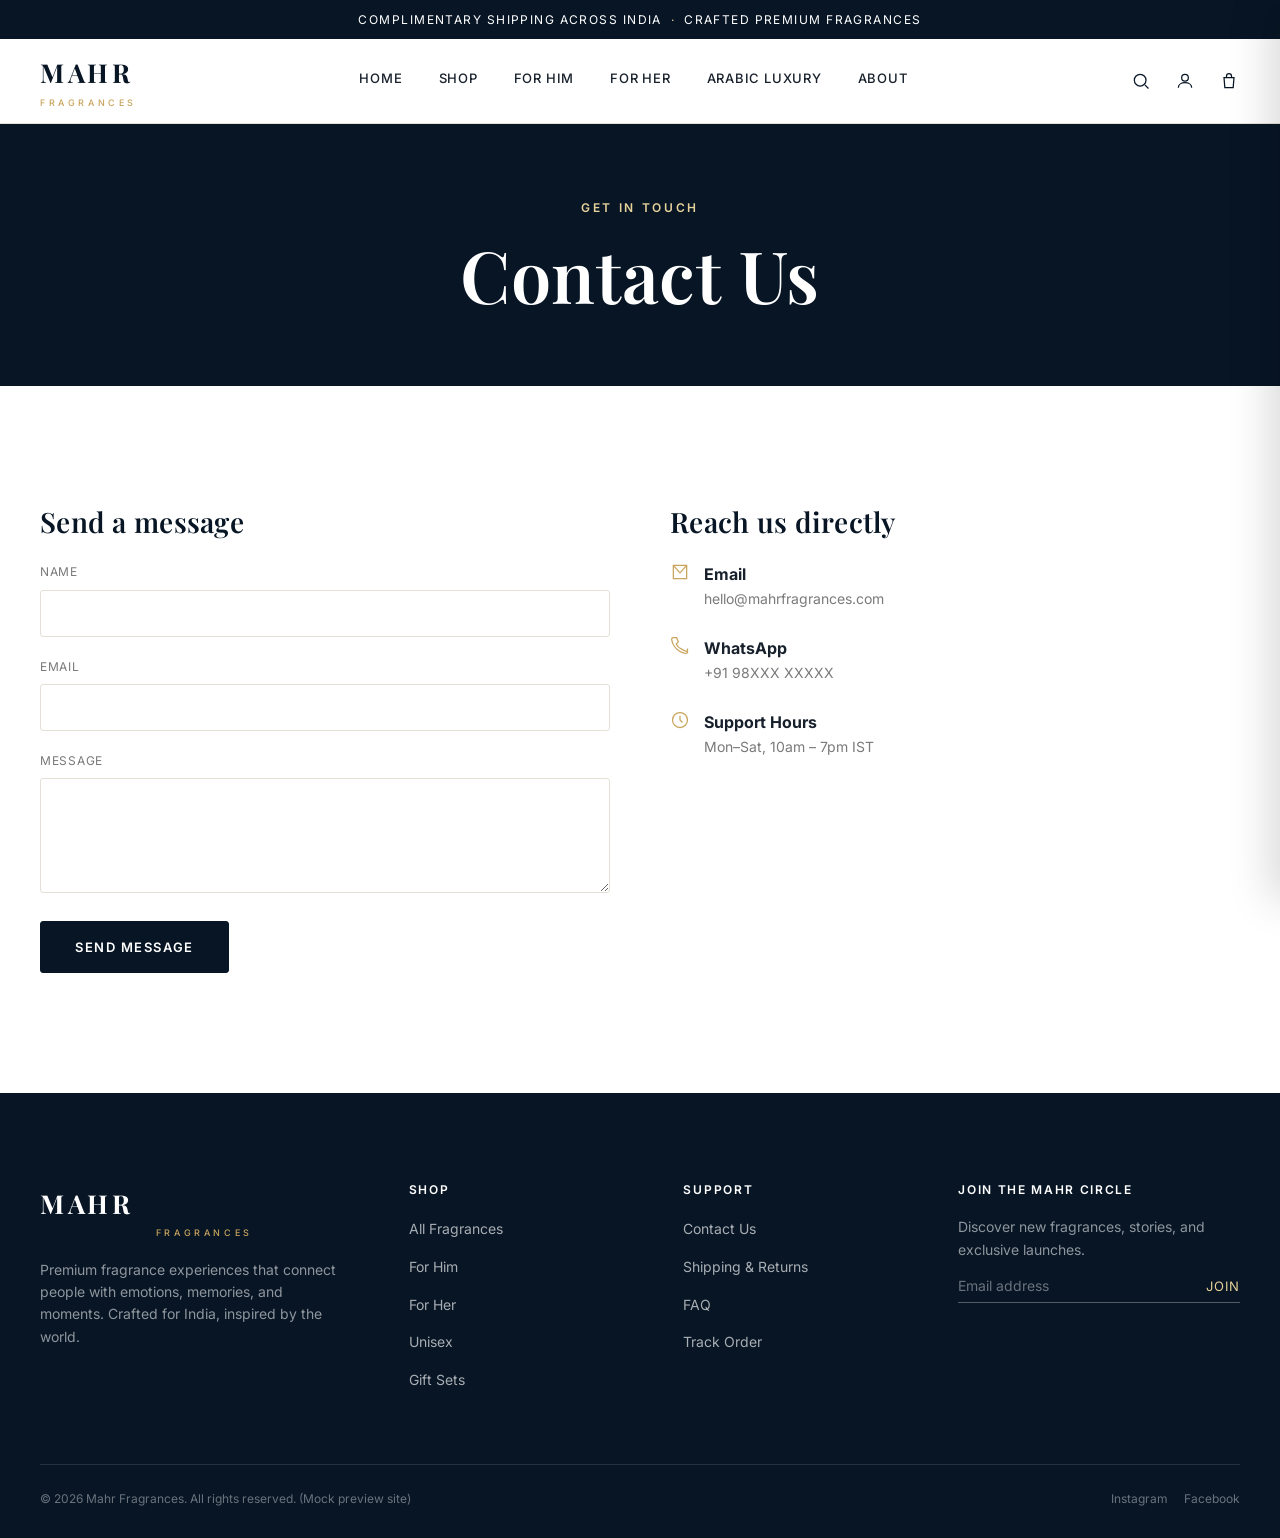
<file: contact.html>
<!DOCTYPE html>
<html lang="en">
<head>
<meta charset="UTF-8">
<meta name="viewport" content="width=device-width, initial-scale=1.0">
<title>Contact Us — Mahr Fragrances</title>
<link rel="stylesheet" href="css/style.css">
<link rel="stylesheet" href="css/components.css">
<style>
  .contact-grid { display:grid; grid-template-columns: 1fr 1fr; gap:60px; }
  @media (max-width: 800px){ .contact-grid{ grid-template-columns:1fr; } }
  .form-field { margin-bottom: 20px; }
  .form-field label { display:block; font-size:12px; letter-spacing:0.06em; text-transform:uppercase; color:var(--grey); margin-bottom:8px; }
  .form-field input, .form-field textarea { width:100%; border:1px solid var(--border); border-radius:var(--radius); padding:14px; font-family:inherit; font-size:14px; }
  .contact-info-item { display:flex; gap:14px; margin-bottom:26px; }
  .contact-info-item svg { width:20px; height:20px; color:var(--gold); flex-shrink:0; }
</style>
</head>
<body>
<div id="site-header"></div>

<section style="background:var(--navy); color:#fff; text-align:center; padding:70px 0;">
  <div class="container"><div class="eyebrow eyebrow--light">Get In Touch</div><h1 style="color:#fff;">Contact Us</h1></div>
</section>

<section>
  <div class="container contact-grid">
    <div>
      <h3>Send a message</h3>
      <form style="margin-top:24px;" onsubmit="event.preventDefault(); MAHR.showToast('Message sent — we will reply within 24 hours'); this.reset();">
        <div class="form-field"><label>Name</label><input type="text" required></div>
        <div class="form-field"><label>Email</label><input type="email" required></div>
        <div class="form-field"><label>Message</label><textarea rows="5" required></textarea></div>
        <button type="submit" class="btn btn-primary">Send Message</button>
      </form>
    </div>
    <div>
      <h3>Reach us directly</h3>
      <div style="margin-top:24px;">
        <div class="contact-info-item">
          <svg viewBox="0 0 24 24" fill="none" stroke="currentColor" stroke-width="1.5"><path d="M4 4h16v16H4z"/><path d="M4 4l8 9 8-9"/></svg>
          <div><strong>Email</strong><p style="color:var(--grey); font-size:14px;">hello@mahrfragrances.com</p></div>
        </div>
        <div class="contact-info-item">
          <svg viewBox="0 0 24 24" fill="none" stroke="currentColor" stroke-width="1.5"><path d="M21 15v4a2 2 0 01-2 2 18 18 0 01-8-3 18 18 0 01-6-6 18 18 0 01-3-8 2 2 0 012-2h4l2 5-2.5 2.5a12 12 0 006 6L16 17l5 2z"/></svg>
          <div><strong>WhatsApp</strong><p style="color:var(--grey); font-size:14px;">+91 98XXX XXXXX</p></div>
        </div>
        <div class="contact-info-item">
          <svg viewBox="0 0 24 24" fill="none" stroke="currentColor" stroke-width="1.5"><circle cx="12" cy="12" r="9"/><path d="M12 7v5l3 3"/></svg>
          <div><strong>Support Hours</strong><p style="color:var(--grey); font-size:14px;">Mon–Sat, 10am – 7pm IST</p></div>
        </div>
      </div>
    </div>
  </div>
</section>

<div id="site-footer"></div>
<script src="js/products.js"></script>
<script src="js/app.js"></script>
<script>MAHR.initLayout('');</script>
</body>
</html>
</file>
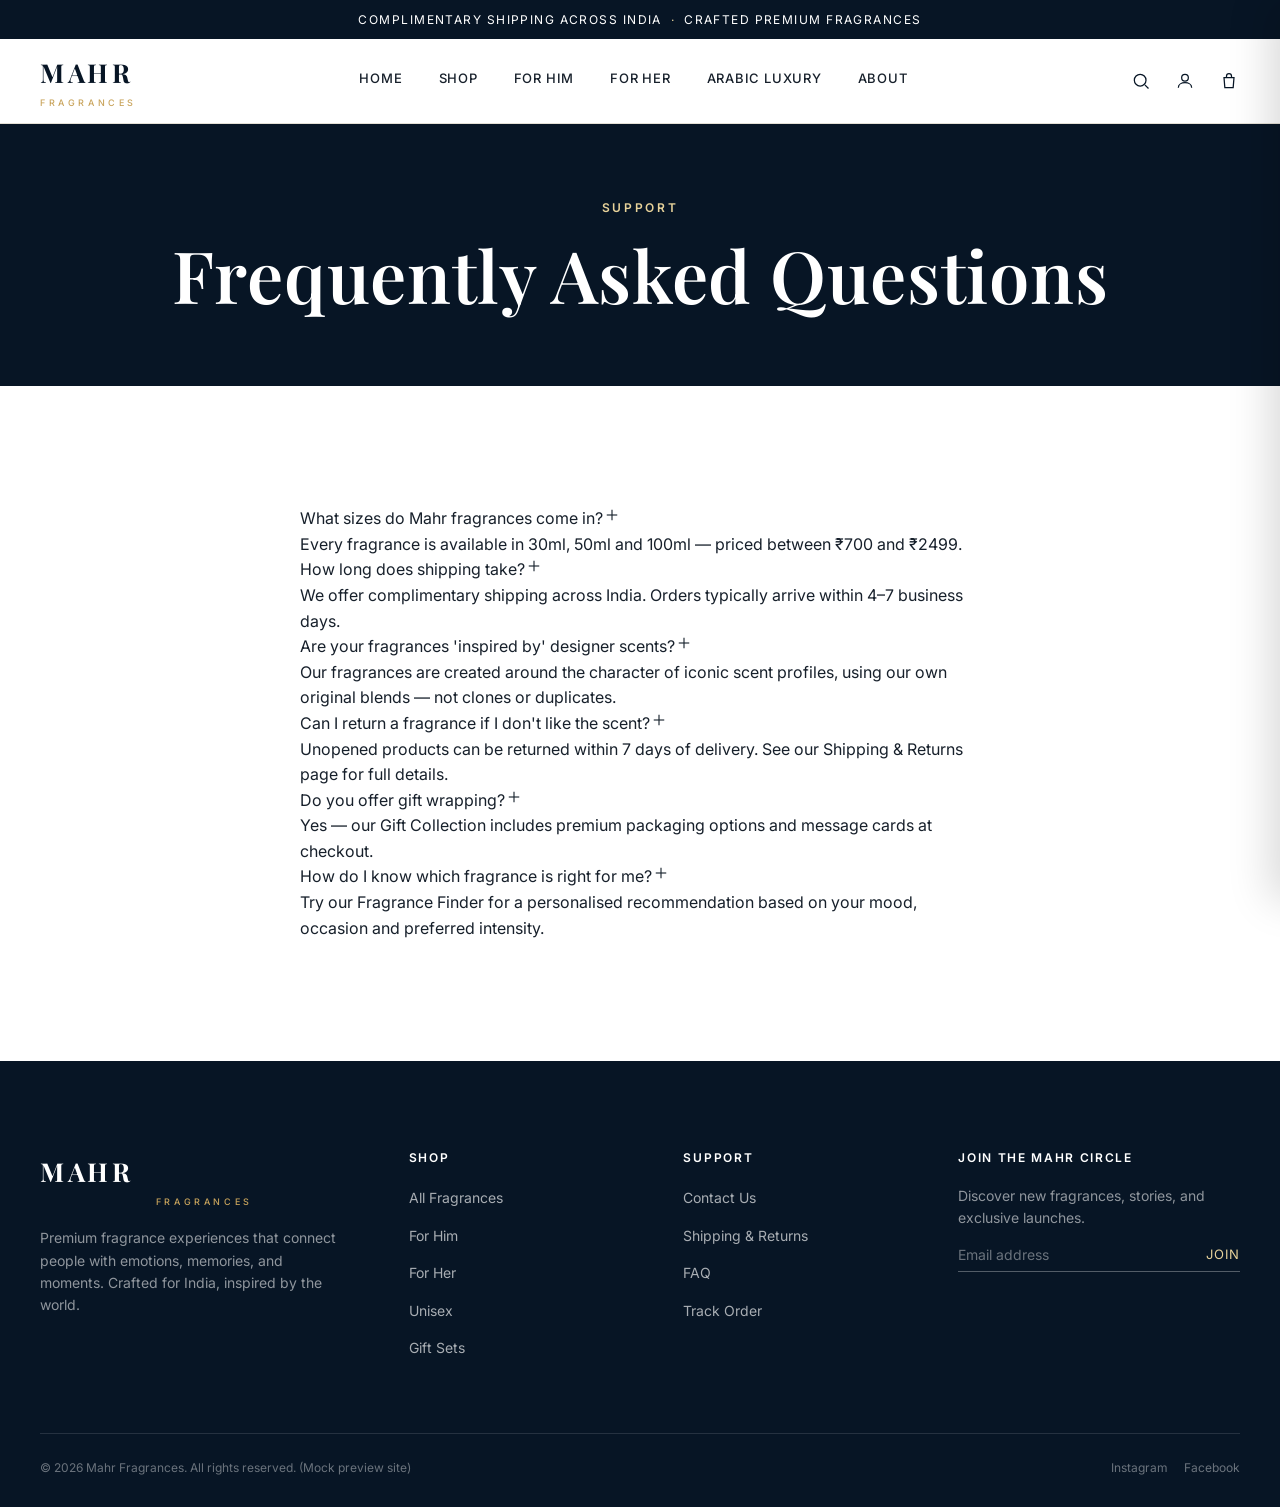
<file: faq.html>
<!DOCTYPE html>
<html lang="en">
<head>
<meta charset="UTF-8">
<meta name="viewport" content="width=device-width, initial-scale=1.0">
<title>FAQ — Mahr Fragrances</title>
<link rel="stylesheet" href="css/style.css">
<link rel="stylesheet" href="css/components.css">
</head>
<body>
<div id="site-header"></div>

<section style="background:var(--navy); color:#fff; text-align:center; padding:70px 0;">
  <div class="container"><div class="eyebrow eyebrow--light">Support</div><h1 style="color:#fff;">Frequently Asked Questions</h1></div>
</section>

<section>
  <div class="container" style="max-width:760px;" id="faq-wrap"></div>
</section>

<div id="site-footer"></div>
<script src="js/products.js"></script>
<script src="js/app.js"></script>
<script>
  const faqs = [
    { q: "What sizes do Mahr fragrances come in?", a: "Every fragrance is available in 30ml, 50ml and 100ml — priced between ₹700 and ₹2499." },
    { q: "How long does shipping take?", a: "We offer complimentary shipping across India. Orders typically arrive within 4–7 business days." },
    { q: "Are your fragrances 'inspired by' designer scents?", a: "Our fragrances are created around the character of iconic scent profiles, using our own original blends — not clones or duplicates." },
    { q: "Can I return a fragrance if I don't like the scent?", a: "Unopened products can be returned within 7 days of delivery. See our Shipping & Returns page for full details." },
    { q: "Do you offer gift wrapping?", a: "Yes — our Gift Collection includes premium packaging options and message cards at checkout." },
    { q: "How do I know which fragrance is right for me?", a: "Try our Fragrance Finder for a personalised recommendation based on your mood, occasion and preferred intensity." }
  ];
  document.getElementById("faq-wrap").innerHTML = faqs.map(f => `
    <div class="faq-item" onclick="this.classList.toggle('open')" style="cursor:pointer;">
      <div class="faq-q">${f.q}<svg width="18" height="18" viewBox="0 0 24 24" fill="none" stroke="currentColor" stroke-width="1.5"><line x1="12" y1="5" x2="12" y2="19"/><line x1="5" y1="12" x2="19" y2="12"/></svg></div>
      <div class="faq-a">${f.a}</div>
    </div>`).join("");
  MAHR.initLayout('');
</script>
</body>
</html>
</file>
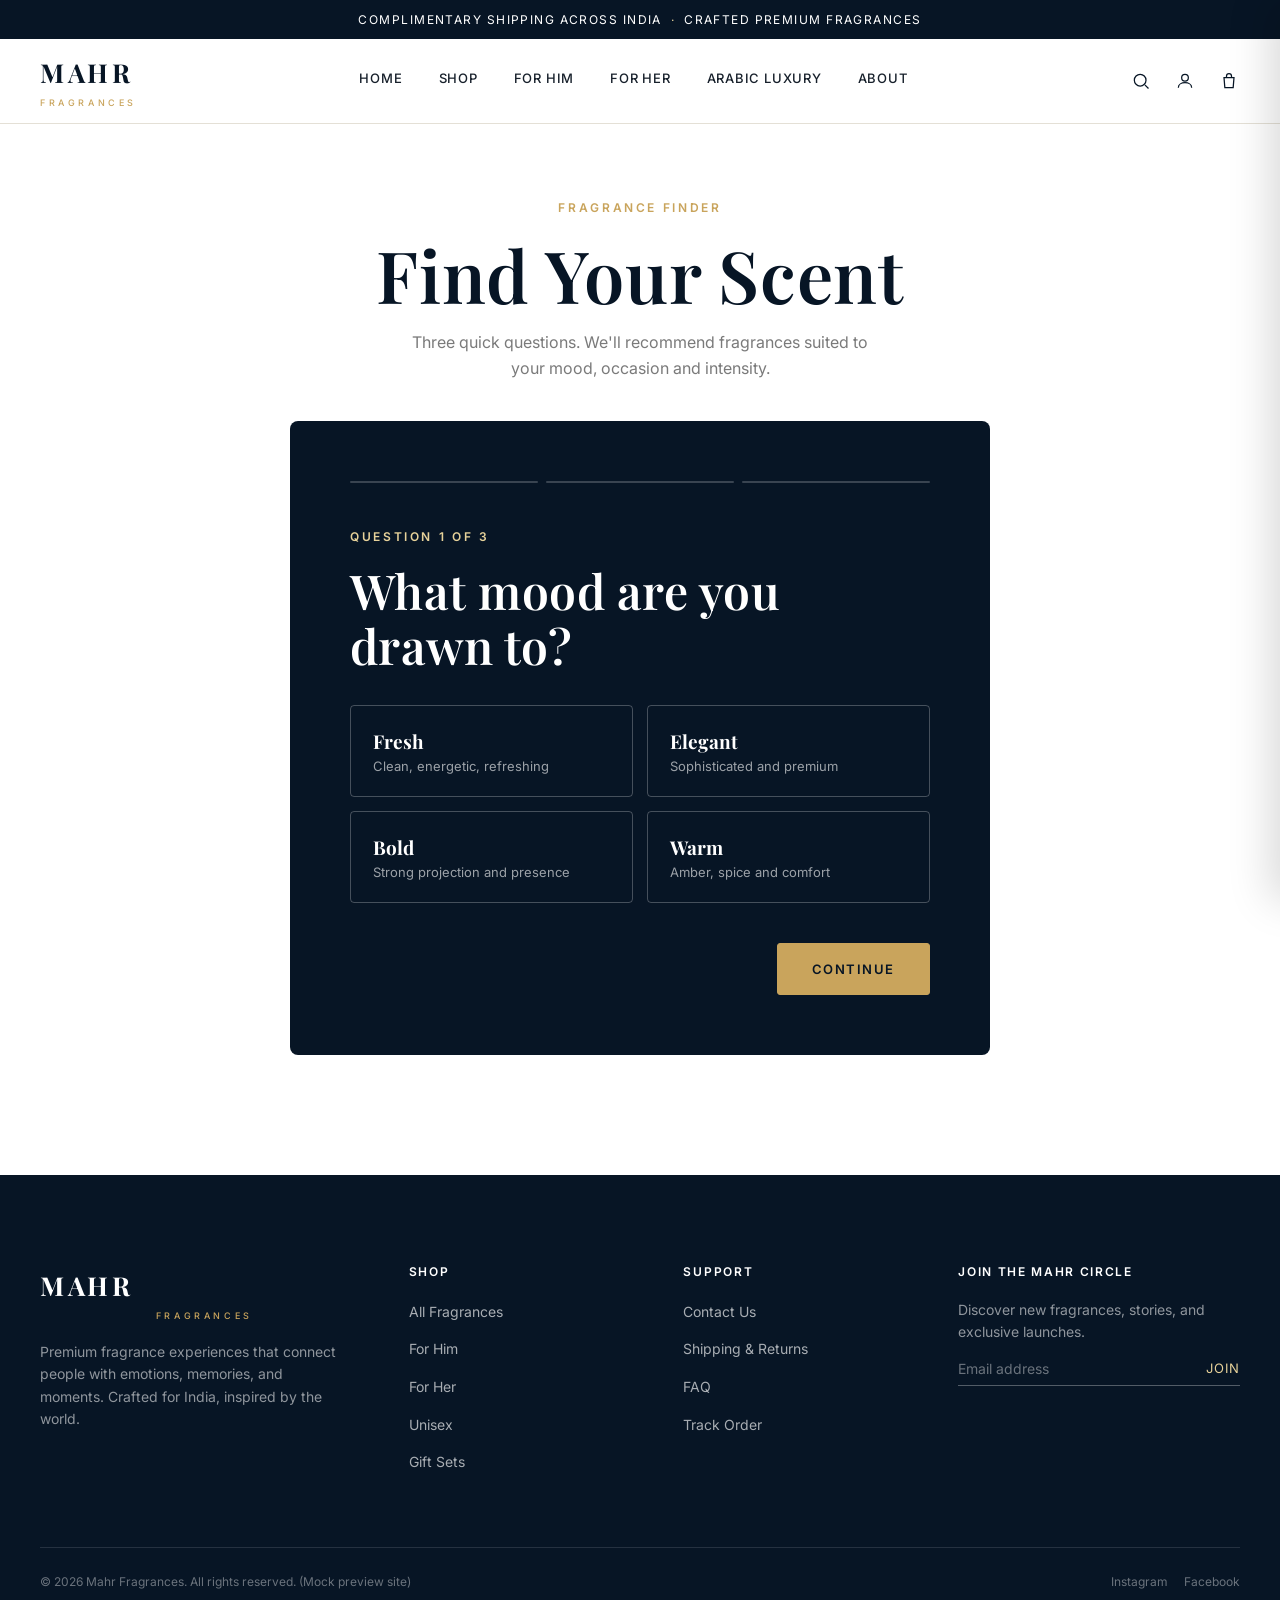
<file: finder.html>
<!DOCTYPE html>
<html lang="en">
<head>
<meta charset="UTF-8">
<meta name="viewport" content="width=device-width, initial-scale=1.0">
<title>Fragrance Finder — Mahr Fragrances</title>
<link rel="stylesheet" href="css/style.css">
<link rel="stylesheet" href="css/components.css">
<style>
  .finder-hero { text-align: center; padding: 70px 0 40px; }
  .finder-wrap { max-width: 780px; margin: 0 auto; }
</style>
</head>
<body>

<div id="site-header"></div>

<section class="finder-hero">
  <div class="container">
    <div class="eyebrow">Fragrance Finder</div>
    <h1>Find Your Scent</h1>
    <p style="color:var(--grey); max-width:480px; margin:14px auto 0;">Three quick questions. We'll recommend fragrances suited to your mood, occasion and intensity.</p>
  </div>
</section>

<section style="padding-top:0;">
  <div class="container finder-wrap">
    <div class="finder-card">
      <div class="finder-progress">
        <div class="finder-progress__bar"><span id="bar1"></span></div>
        <div class="finder-progress__bar"><span id="bar2"></span></div>
        <div class="finder-progress__bar"><span id="bar3"></span></div>
      </div>

      <!-- Step 1: Mood -->
      <div class="finder-step active" data-step="1">
        <div class="eyebrow eyebrow--light">Question 1 of 3</div>
        <h2 style="color:#fff;">What mood are you drawn to?</h2>
        <div class="finder-options">
          <button class="finder-option" onclick="selectAnswer('mood','Fresh', this)"><strong>Fresh</strong><span>Clean, energetic, refreshing</span></button>
          <button class="finder-option" onclick="selectAnswer('mood','Elegant', this)"><strong>Elegant</strong><span>Sophisticated and premium</span></button>
          <button class="finder-option" onclick="selectAnswer('mood','Bold', this)"><strong>Bold</strong><span>Strong projection and presence</span></button>
          <button class="finder-option" onclick="selectAnswer('mood','Warm', this)"><strong>Warm</strong><span>Amber, spice and comfort</span></button>
        </div>
        <div class="finder-nav"><span></span><button class="btn btn-gold" onclick="nextStep(1)" id="next1" disabled>Continue</button></div>
      </div>

      <!-- Step 2: Occasion -->
      <div class="finder-step" data-step="2">
        <div class="eyebrow eyebrow--light">Question 2 of 3</div>
        <h2 style="color:#fff;">When will you wear it most?</h2>
        <div class="finder-options">
          <button class="finder-option" onclick="selectAnswer('occasion','Daily', this)"><strong>Daily</strong><span>Everyday wear</span></button>
          <button class="finder-option" onclick="selectAnswer('occasion','Office', this)"><strong>Office</strong><span>Clean, professional</span></button>
          <button class="finder-option" onclick="selectAnswer('occasion','Date', this)"><strong>Date Night</strong><span>Warm and attractive</span></button>
          <button class="finder-option" onclick="selectAnswer('occasion','Events', this)"><strong>Events</strong><span>Weddings, parties, evenings</span></button>
        </div>
        <div class="finder-nav"><button class="btn btn-secondary" onclick="prevStep(2)">Back</button><button class="btn btn-gold" onclick="nextStep(2)" id="next2" disabled>Continue</button></div>
      </div>

      <!-- Step 3: Intensity -->
      <div class="finder-step" data-step="3">
        <div class="eyebrow eyebrow--light">Question 3 of 3</div>
        <h2 style="color:#fff;">How strong should it feel?</h2>
        <div class="finder-options">
          <button class="finder-option" onclick="selectAnswer('intensity','Soft', this)"><strong>Soft</strong><span>Close to skin, subtle</span></button>
          <button class="finder-option" onclick="selectAnswer('intensity','Medium', this)"><strong>Medium</strong><span>Noticeable, balanced</span></button>
          <button class="finder-option" onclick="selectAnswer('intensity','Strong', this)"><strong>Strong</strong><span>Bold, long-lasting trail</span></button>
        </div>
        <div class="finder-nav"><button class="btn btn-secondary" onclick="prevStep(3)">Back</button><button class="btn btn-gold" onclick="showResults()" id="next3" disabled>See My Fragrances</button></div>
      </div>

      <!-- Results -->
      <div class="finder-step" data-step="results">
        <div class="eyebrow eyebrow--light">Your Matches</div>
        <h2 style="color:#fff;" id="results-heading">Fragrances For You</h2>
        <p style="color:rgba(255,255,255,0.6);" id="results-sub"></p>
        <div class="finder-results-grid" id="results-grid"></div>
        <div class="finder-nav" style="justify-content:center;">
          <button class="btn btn-ghost-light" onclick="restartFinder()">Start Over</button>
        </div>
      </div>
    </div>
  </div>
</section>

<div id="site-footer"></div>

<script src="js/products.js"></script>
<script src="js/app.js"></script>
<script>
  const answers = { mood: null, occasion: null, intensity: null };

  function selectAnswer(key, value, el) {
    answers[key] = value;
    el.parentElement.querySelectorAll(".finder-option").forEach(o => o.classList.remove("selected"));
    el.classList.add("selected");
    const stepNum = key === "mood" ? 1 : key === "occasion" ? 2 : 3;
    document.getElementById("next" + stepNum).disabled = false;
  }

  function goToStep(step) {
    document.querySelectorAll(".finder-step").forEach(s => s.classList.remove("active"));
    document.querySelector(`.finder-step[data-step="${step}"]`).classList.add("active");
    document.getElementById("bar1").style.width = step >= 1 && step !== 1 ? "100%" : (step === 1 ? "0%" : "100%");
    document.getElementById("bar1").style.width = (typeof step === "number" && step >= 1) ? "100%" : "0%";
    document.getElementById("bar2").style.width = (typeof step === "number" && step >= 2) || step === "results" ? "100%" : "0%";
    document.getElementById("bar3").style.width = (typeof step === "number" && step >= 3) || step === "results" ? "100%" : "0%";
  }

  function nextStep(current) { goToStep(current + 1); }
  function prevStep(current) { goToStep(current - 1); }

  function restartFinder() {
    answers.mood = null; answers.occasion = null; answers.intensity = null;
    document.querySelectorAll(".finder-option").forEach(o => o.classList.remove("selected"));
    document.getElementById("next1").disabled = true;
    document.getElementById("next2").disabled = true;
    document.getElementById("next3").disabled = true;
    goToStep(1);
  }

  const moodMap = { Fresh: ["fresh","aquatic"], Elegant: ["floral","musk"], Bold: ["oud","woody-oriental"], Warm: ["oriental","gourmand"] };
  const occasionMap = { Daily: "Daily Wear", Office: "Office", Date: "Date Night", Events: "Special Events" };
  const intensityMap = { Soft: ["Soft","Close"], Medium: ["Moderate","Noticeable"], Strong: ["Strong","Very Strong"] };

  function showResults() {
    goToStep("results");
    const families = moodMap[answers.mood] || [];
    const occasionWord = occasionMap[answers.occasion];
    const intensityWords = intensityMap[answers.intensity] || [];

    let scored = MAHR_PRODUCTS.map(p => {
      let score = 0;
      if (families.includes(p.family)) score += 3;
      if (p.occasion.includes(occasionWord)) score += 2;
      if (intensityWords.includes(p.performance.projection)) score += 2;
      if (p.mood && answers.mood && p.mood.toLowerCase().includes(answers.mood.toLowerCase())) score += 1;
      return { p, score };
    }).sort((a,b) => b.score - a.score);

    let top = scored.filter(s => s.score > 0).slice(0, 3).map(s => s.p);
    if (top.length < 3) {
      const extra = MAHR_PRODUCTS.filter(p => !top.includes(p) && p.isBestseller);
      top = [...top, ...extra].slice(0, 3);
    }

    document.getElementById("results-sub").textContent = `Based on ${answers.mood}, ${occasionMap[answers.occasion]} wear, ${answers.intensity} intensity`;
    document.getElementById("results-grid").innerHTML = top.map(p => `
      <a href="product.html?id=${p.id}" style="background:rgba(255,255,255,0.04); border:1px solid rgba(255,255,255,0.15); border-radius:6px; padding:20px; display:block; text-align:center;">
        <div style="width:70px; margin:0 auto 14px;">${MAHR.bottleSVG(p.colorway, p.name)}</div>
        <div style="color:var(--gold-light); font-size:11px; letter-spacing:0.08em; text-transform:uppercase; margin-bottom:6px;">${p.familyLabel}</div>
        <div style="color:#fff; font-family:var(--font-heading); font-size:18px;">${p.name}</div>
        <div style="color:rgba(255,255,255,0.5); font-size:13px; margin-top:6px;">From ${MAHR.money(Math.min(...Object.values(p.price)))}</div>
      </a>
    `).join("");
  }

  MAHR.initLayout('finder');
</script>
</body>
</html>
</file>
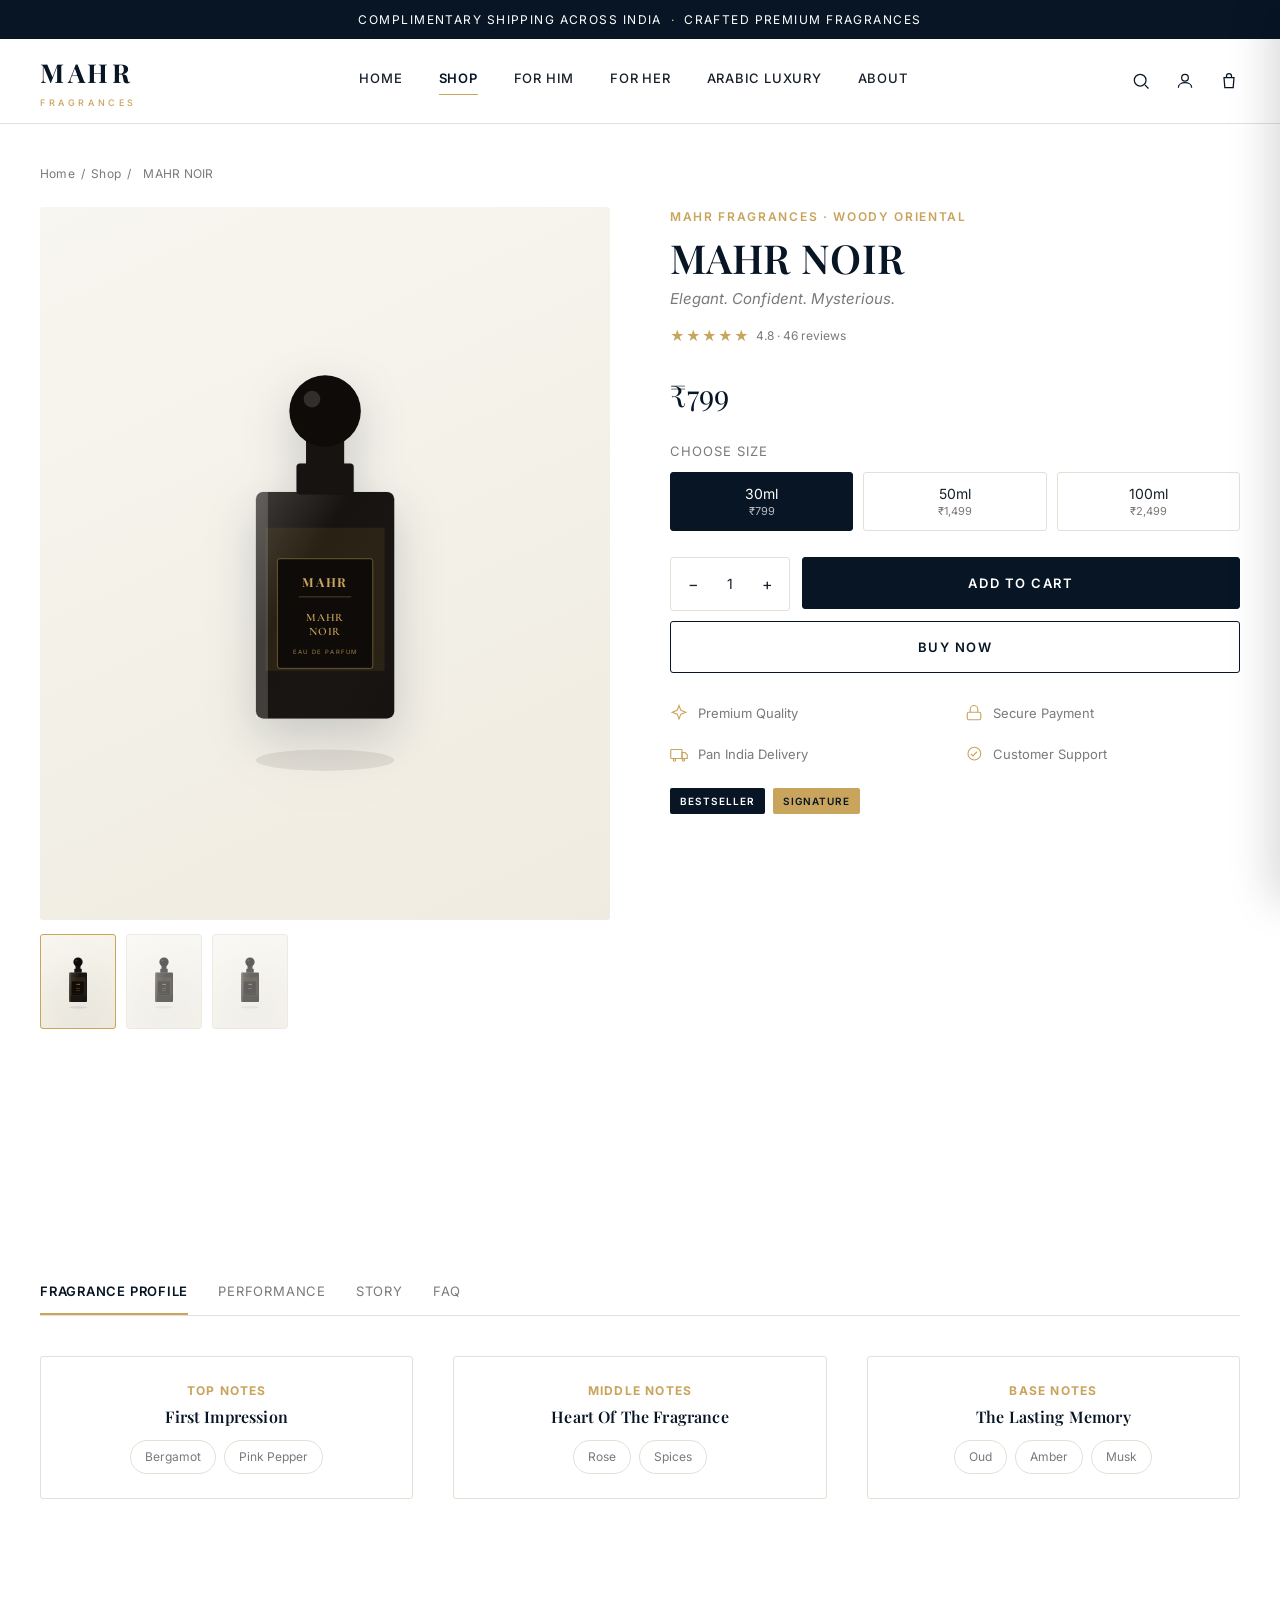
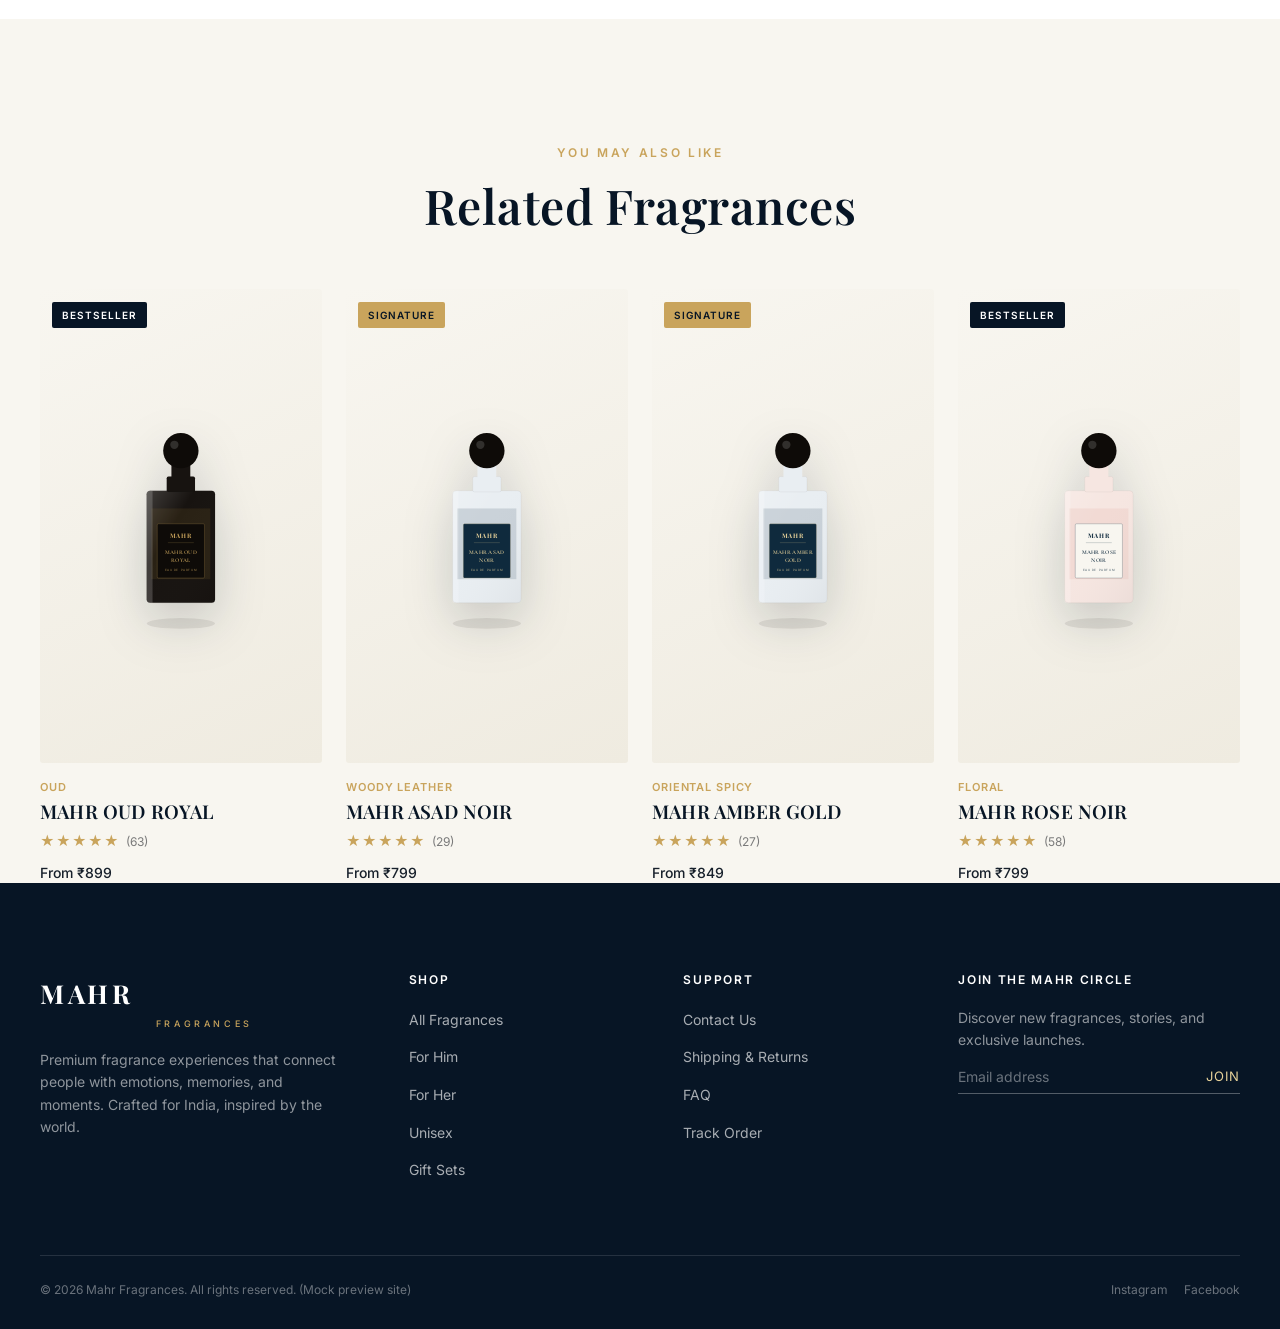
<file: product.html>
<!DOCTYPE html>
<html lang="en">
<head>
<meta charset="UTF-8">
<meta name="viewport" content="width=device-width, initial-scale=1.0">
<title id="page-title">Fragrance — Mahr Fragrances</title>
<link rel="stylesheet" href="css/style.css">
<link rel="stylesheet" href="css/components.css">
<style>
  .pdp-grid { display: grid; grid-template-columns: 1fr 1fr; gap: 60px; align-items: flex-start; }
  @media (max-width: 900px) { .pdp-grid { grid-template-columns: 1fr; gap: 30px; } }

  .pdp-gallery__main { aspect-ratio: 4/5; border-radius: var(--radius); overflow: hidden; position: relative; }
  .pdp-gallery__thumbs { display: flex; gap: 10px; margin-top: 14px; }
  .pdp-gallery__thumb { width: 76px; aspect-ratio: 4/5; border-radius: var(--radius); overflow: hidden; border: 1px solid var(--border); cursor: pointer; opacity: 0.65; transition: opacity var(--transition), border-color var(--transition); }
  .pdp-gallery__thumb.active { opacity: 1; border-color: var(--gold); }

  .pdp-info { position: sticky; top: 110px; }
  .pdp-info__brand { font-size: 12px; letter-spacing: 0.14em; text-transform: uppercase; color: var(--gold); font-weight: 600; margin-bottom: 8px; }
  .pdp-info h1 { font-size: 40px; }
  .pdp-info__tagline { color: var(--grey); font-size: 15px; margin-top: 6px; font-style: italic; }
  .pdp-info__rating { margin: 14px 0; }
  .pdp-info__price { font-family: var(--font-heading); font-size: 30px; color: var(--navy); margin: 10px 0 22px; }
  .pdp-info__price span.old { text-decoration: line-through; color: var(--grey); font-size: 18px; margin-left: 10px; }

  .size-selector { display: flex; gap: 10px; margin-bottom: 26px; }
  .size-btn { border: 1px solid var(--border); border-radius: var(--radius); padding: 12px 18px; font-size: 14px; text-align: center; flex: 1; transition: all var(--transition); }
  .size-btn.active { border-color: var(--navy); background: var(--navy); color: #fff; }
  .size-btn small { display: block; color: var(--grey); font-size: 11px; margin-top: 2px; }
  .size-btn.active small { color: rgba(255,255,255,0.7); }

  .pdp-cta { display: flex; gap: 12px; margin-bottom: 10px; }
  .qty-select { display: flex; align-items: center; border: 1px solid var(--border); border-radius: var(--radius); }
  .qty-select button { width: 44px; height: 52px; font-size: 16px; }
  .qty-select span { width: 30px; text-align: center; font-size: 14px; }

  .performance-cards { display: grid; grid-template-columns: repeat(2, 1fr); gap: 14px; margin-top: 10px; }
  .perf-card { border: 1px solid var(--border); border-radius: var(--radius); padding: 16px; }
  .perf-card .label { font-size: 11px; letter-spacing: 0.08em; text-transform: uppercase; color: var(--gold); font-weight: 600; margin-bottom: 6px; }
  .perf-card .value { font-family: var(--font-heading); font-size: 18px; color: var(--navy); }

  .pdp-tabs-nav { display: flex; gap: 30px; border-bottom: 1px solid var(--border); margin-bottom: 40px; overflow-x: auto; }
  .pdp-tab-btn { padding: 14px 0; font-size: 13px; letter-spacing: 0.06em; text-transform: uppercase; color: var(--grey); border-bottom: 2px solid transparent; white-space: nowrap; }
  .pdp-tab-btn.active { color: var(--navy); border-color: var(--gold); font-weight: 600; }

  .notes-columns { display: grid; grid-template-columns: repeat(3, 1fr); gap: 40px; }
  @media (max-width: 700px) { .notes-columns { grid-template-columns: 1fr; gap: 24px; } }
  .notes-columns .col { text-align: center; padding: 24px; border: 1px solid var(--border); border-radius: var(--radius); }
  .notes-columns .col h5 { font-size: 12px; letter-spacing: 0.1em; text-transform: uppercase; color: var(--gold); margin-bottom: 8px; }
  .notes-columns .col h4 { margin-bottom: 14px; }

  .story-block { background: var(--navy); color: #fff; padding: 60px; border-radius: 6px; }
  .story-block h3 { color: #fff; margin-bottom: 18px; }
  .story-block p { color: rgba(255,255,255,0.72); font-size: 16px; line-height: 1.8; }
  @media (max-width: 700px) { .story-block { padding: 34px 24px; } }

  .faq-item { border-bottom: 1px solid var(--border); padding: 18px 0; }
  .faq-q { display: flex; justify-content: space-between; cursor: pointer; font-family: var(--font-heading); font-size: 18px; }
  .faq-a { color: var(--grey); font-size: 14px; margin-top: 10px; display: none; line-height: 1.7; }
  .faq-item.open .faq-a { display: block; }
  .faq-item.open .faq-q svg { transform: rotate(45deg); }
  .faq-q svg { transition: transform var(--transition); }

  .sticky-cta {
    position: fixed; left: 0; right: 0; bottom: 0; z-index: 150;
    background: #fff; border-top: 1px solid var(--border);
    padding: 14px 20px; display: none;
    align-items: center; justify-content: space-between; gap: 14px;
    box-shadow: 0 -6px 20px rgba(0,0,0,0.06);
  }
  .sticky-cta__info { font-size: 13px; }
  .sticky-cta__info strong { display: block; font-family: var(--font-heading); font-size: 15px; }
  @media (max-width: 900px) { .sticky-cta.show { display: flex; } body { padding-bottom: 76px; } }
</style>
</head>
<body>

<div id="site-header"></div>

<section style="padding-top:40px;">
  <div class="container">
    <div class="breadcrumb"><a href="index.html">Home</a><span>/</span><a href="shop.html">Shop</a><span>/</span><span id="breadcrumb-name">Fragrance</span></div>
    <div class="pdp-grid" id="pdp-root"><!-- injected --></div>
  </div>
</section>

<section id="tabs-section">
  <div class="container">
    <div class="pdp-tabs-nav">
      <button class="pdp-tab-btn active" data-tab="profile" onclick="switchTab('profile')">Fragrance Profile</button>
      <button class="pdp-tab-btn" data-tab="performance" onclick="switchTab('performance')">Performance</button>
      <button class="pdp-tab-btn" data-tab="story" onclick="switchTab('story')">Story</button>
      <button class="pdp-tab-btn" data-tab="faq" onclick="switchTab('faq')">FAQ</button>
    </div>

    <div class="pdp-tab-panel" data-panel="profile">
      <div class="notes-columns" id="notes-columns"></div>
    </div>

    <div class="pdp-tab-panel" data-panel="performance" style="display:none">
      <div class="performance-cards" id="performance-detail" style="grid-template-columns:repeat(4,1fr); max-width:900px; margin:0 auto;"></div>
      <div class="text-center mt-l" style="margin-top:30px;">
        <p id="occasion-season-text" style="color:var(--grey)"></p>
      </div>
    </div>

    <div class="pdp-tab-panel" data-panel="story" style="display:none">
      <div class="story-block">
        <div class="eyebrow eyebrow--light">The Story</div>
        <h3 id="story-title"></h3>
        <p id="story-text"></p>
        <div class="divider-gold--left" style="background:var(--gold); width:56px; height:1px; margin:26px 0;"></div>
        <p class="small-text" style="color:rgba(255,255,255,0.5); text-transform:uppercase; letter-spacing:0.08em;">Inspiration</p>
        <p id="inspiration-text" style="margin-top:8px;"></p>
        <p class="small-text" style="color:rgba(255,255,255,0.5); text-transform:uppercase; letter-spacing:0.08em; margin-top:24px;">Craftsmanship</p>
        <p id="craft-text" style="margin-top:8px;"></p>
      </div>
    </div>

    <div class="pdp-tab-panel" data-panel="faq" style="display:none">
      <div style="max-width:700px; margin:0 auto;" id="faq-list"></div>
    </div>
  </div>
</section>

<section style="background:var(--ivory)">
  <div class="container">
    <div class="section-head reveal">
      <div class="eyebrow">You May Also Like</div>
      <h2>Related Fragrances</h2>
    </div>
    <div class="product-grid" id="related-grid"></div>
  </div>
</section>

<div class="sticky-cta" id="sticky-cta">
  <div class="sticky-cta__info">
    <strong id="sticky-name"></strong>
    <span id="sticky-price"></span>
  </div>
  <button class="btn btn-primary" onclick="addToCartFromPage()">Add To Cart</button>
</div>

<div id="site-footer"></div>

<script src="js/products.js"></script>
<script src="js/app.js"></script>
<script>
  const id = new URLSearchParams(location.search).get("id") || MAHR_PRODUCTS[0].id;
  const p = MAHR.getProduct(id) || MAHR_PRODUCTS[0];
  let selectedSize = Object.keys(p.price)[0];

  document.getElementById("page-title").textContent = p.name + " — Mahr Fragrances";
  document.getElementById("breadcrumb-name").textContent = p.name;

  const galleryViews = [
    { label: "Bottle", svg: MAHR.bottleSVG(p.colorway, p.name) },
    { label: "Notes", svg: MAHR.bottleSVG(p.colorway, p.name, "TOP · MID · BASE") },
    { label: "Detail", svg: MAHR.bottleSVG(p.colorway, p.name.split(" ")[0]) },
  ];

  function pdpHTML() {
    return `
      <div class="pdp-gallery reveal">
        <div class="pdp-gallery__main bottle-art" id="gallery-main">${galleryViews[0].svg}</div>
        <div class="pdp-gallery__thumbs">
          ${galleryViews.map((v,i) => `<div class="pdp-gallery__thumb bottle-art ${i===0?'active':''}" onclick="setGallery(${i})">${v.svg}</div>`).join("")}
        </div>
      </div>
      <div class="pdp-info reveal">
        <div class="pdp-info__brand">MAHR FRAGRANCES · ${p.familyLabel}</div>
        <h1>${p.name}</h1>
        <p class="pdp-info__tagline">${p.tagline}</p>
        <div class="pdp-info__rating rating"><span class="stars">${MAHR.starString(p.rating)}</span><span class="count">${p.rating} · ${p.reviewCount} reviews</span></div>
        <div class="pdp-info__price" id="pdp-price">${MAHR.money(p.price[selectedSize])}</div>

        <div class="small-text" style="text-transform:uppercase; letter-spacing:0.08em; color:var(--grey); margin-bottom:10px;">Choose Size</div>
        <div class="size-selector" id="size-selector">
          ${Object.keys(p.price).map(size => `
            <button class="size-btn ${size===selectedSize?'active':''}" onclick="selectSize('${size}')">
              ${size}<small>${MAHR.money(p.price[size])}</small>
            </button>`).join("")}
        </div>

        <div class="pdp-cta">
          <div class="qty-select" id="qty-select">
            <button onclick="changeQty(-1)">−</button><span id="qty-val">1</span><button onclick="changeQty(1)">+</button>
          </div>
          <button class="btn btn-primary btn-block" onclick="addToCartFromPage()">Add To Cart</button>
        </div>
        <button class="btn btn-secondary btn-block" onclick="MAHR.showToast('This is a mock store — buy now is not connected yet')">Buy Now</button>

        <div class="trust-row" style="margin-top:30px; grid-template-columns:repeat(2,1fr);">
          <div class="trust-item"><svg viewBox="0 0 24 24" fill="none" stroke="currentColor" stroke-width="1.5"><path d="M12 2l2.5 6.5L21 11l-6.5 2.5L12 20l-2.5-6.5L3 11l6.5-2.5z"/></svg>Premium Quality</div>
          <div class="trust-item"><svg viewBox="0 0 24 24" fill="none" stroke="currentColor" stroke-width="1.5"><rect x="3" y="11" width="18" height="10" rx="2"/><path d="M7 11V7a5 5 0 0110 0v4"/></svg>Secure Payment</div>
          <div class="trust-item"><svg viewBox="0 0 24 24" fill="none" stroke="currentColor" stroke-width="1.5"><rect x="1" y="6" width="15" height="12" rx="1"/><path d="M16 10h4l3 3v5h-7z"/><circle cx="6" cy="20" r="1.6"/><circle cx="18" cy="20" r="1.6"/></svg>Pan India Delivery</div>
          <div class="trust-item"><svg viewBox="0 0 24 24" fill="none" stroke="currentColor" stroke-width="1.5"><path d="M21 11.5a8.5 8.5 0 11-8.5-8.5A8.5 8.5 0 0121 11.5z"/><path d="M8 12l2.5 2.5L16 9"/></svg>Customer Support</div>
        </div>

        <div style="margin-top:24px; display:flex; flex-wrap:wrap; gap:8px;">
          ${p.badges.map(b => `<span class="badge ${b==='Signature'?'gold':''}">${b}</span>`).join("")}
        </div>
      </div>
    `;
  }

  function setGallery(i) {
    document.getElementById("gallery-main").innerHTML = galleryViews[i].svg;
    document.querySelectorAll(".pdp-gallery__thumb").forEach((el, idx) => el.classList.toggle("active", idx === i));
  }

  function selectSize(size) {
    selectedSize = size;
    document.querySelectorAll(".size-btn").forEach(b => b.classList.remove("active"));
    document.getElementById("pdp-price").textContent = MAHR.money(p.price[size]);
    [...document.querySelectorAll(".size-btn")].find(b => b.textContent.trim().startsWith(size)).classList.add("active");
    updateSticky();
  }

  let qty = 1;
  function changeQty(delta) {
    qty = Math.max(1, qty + delta);
    document.getElementById("qty-val").textContent = qty;
  }

  function addToCartFromPage() {
    MAHR.addToCart(p.id, selectedSize, qty);
  }

  function switchTab(tab) {
    document.querySelectorAll(".pdp-tab-btn").forEach(b => b.classList.toggle("active", b.dataset.tab === tab));
    document.querySelectorAll(".pdp-tab-panel").forEach(pnl => pnl.style.display = pnl.dataset.panel === tab ? "block" : "none");
  }

  function updateSticky() {
    document.getElementById("sticky-name").textContent = p.name;
    document.getElementById("sticky-price").textContent = MAHR.money(p.price[selectedSize]) + " · " + selectedSize;
  }

  // Render
  document.getElementById("pdp-root").innerHTML = pdpHTML();
  updateSticky();

  document.getElementById("notes-columns").innerHTML = `
    <div class="col"><h5>Top Notes</h5><h4>First Impression</h4><div class="note-tags">${p.notes.top.map(n=>`<span class="note-tag">${n}</span>`).join("")}</div></div>
    <div class="col"><h5>Middle Notes</h5><h4>Heart Of The Fragrance</h4><div class="note-tags">${p.notes.middle.map(n=>`<span class="note-tag">${n}</span>`).join("")}</div></div>
    <div class="col"><h5>Base Notes</h5><h4>The Lasting Memory</h4><div class="note-tags">${p.notes.base.map(n=>`<span class="note-tag">${n}</span>`).join("")}</div></div>
  `;

  document.getElementById("performance-detail").innerHTML = `
    <div class="perf-card"><div class="label">Longevity</div><div class="value">${p.performance.longevity}</div></div>
    <div class="perf-card"><div class="label">Projection</div><div class="value">${p.performance.projection}</div></div>
    <div class="perf-card"><div class="label">Sillage</div><div class="value">${p.performance.sillage}</div></div>
    <div class="perf-card"><div class="label">Best Time</div><div class="value">${p.performance.bestTime}</div></div>
  `;
  document.getElementById("occasion-season-text").innerHTML = `<strong>Best Worn For:</strong> ${p.occasion.join(", ")} &nbsp;·&nbsp; <strong>Ideal Season:</strong> ${p.season.join(", ")}`;

  document.getElementById("story-title").textContent = p.name + " — " + p.tagline;
  document.getElementById("story-text").textContent = p.story;
  document.getElementById("inspiration-text").textContent = p.inspiration;
  document.getElementById("craft-text").textContent = p.craftsmanship;

  const faqs = [
    { q: "How long does it last?", a: `${p.name} has a longevity of ${p.performance.longevity.toLowerCase()} with ${p.performance.projection.toLowerCase()} projection.` },
    { q: "Is it suitable for daily wear?", a: p.occasion.includes("Daily Wear") ? "Yes — this fragrance is designed for comfortable, everyday wear." : "This fragrance is best suited for evenings and special occasions rather than daily wear." },
    { q: "Which size should I choose?", a: "30ml is great for travel or trying a new scent, 50ml suits regular use, and 100ml offers the best value for a signature fragrance." },
    { q: "Do you offer returns?", a: "Yes, unopened products can be returned within 7 days of delivery. See our Shipping & Returns page for details." }
  ];
  document.getElementById("faq-list").innerHTML = faqs.map((f,i) => `
    <div class="faq-item" onclick="this.classList.toggle('open')">
      <div class="faq-q">${f.q}<svg width="18" height="18" viewBox="0 0 24 24" fill="none" stroke="currentColor" stroke-width="1.5"><line x1="12" y1="5" x2="12" y2="19"/><line x1="5" y1="12" x2="19" y2="12"/></svg></div>
      <div class="faq-a">${f.a}</div>
    </div>
  `).join("");

  // Related products: same family or shares a collection tag
  const related = MAHR_PRODUCTS.filter(x => x.id !== p.id && (x.family === p.family || x.collectionTags.some(t => p.collectionTags.includes(t)))).slice(0, 4);
  const fallbackRelated = related.length ? related : MAHR_PRODUCTS.filter(x => x.id !== p.id).slice(0, 4);
  document.getElementById("related-grid").innerHTML = fallbackRelated.map(MAHR.productCardHTML).join("");

  MAHR.initLayout('shop');
  MAHR.initReveal();

  window.addEventListener("scroll", () => {
    const trigger = document.getElementById("pdp-root").offsetTop + document.getElementById("pdp-root").offsetHeight;
    document.getElementById("sticky-cta").classList.toggle("show", window.scrollY > trigger);
  });
</script>
</body>
</html>
</file>
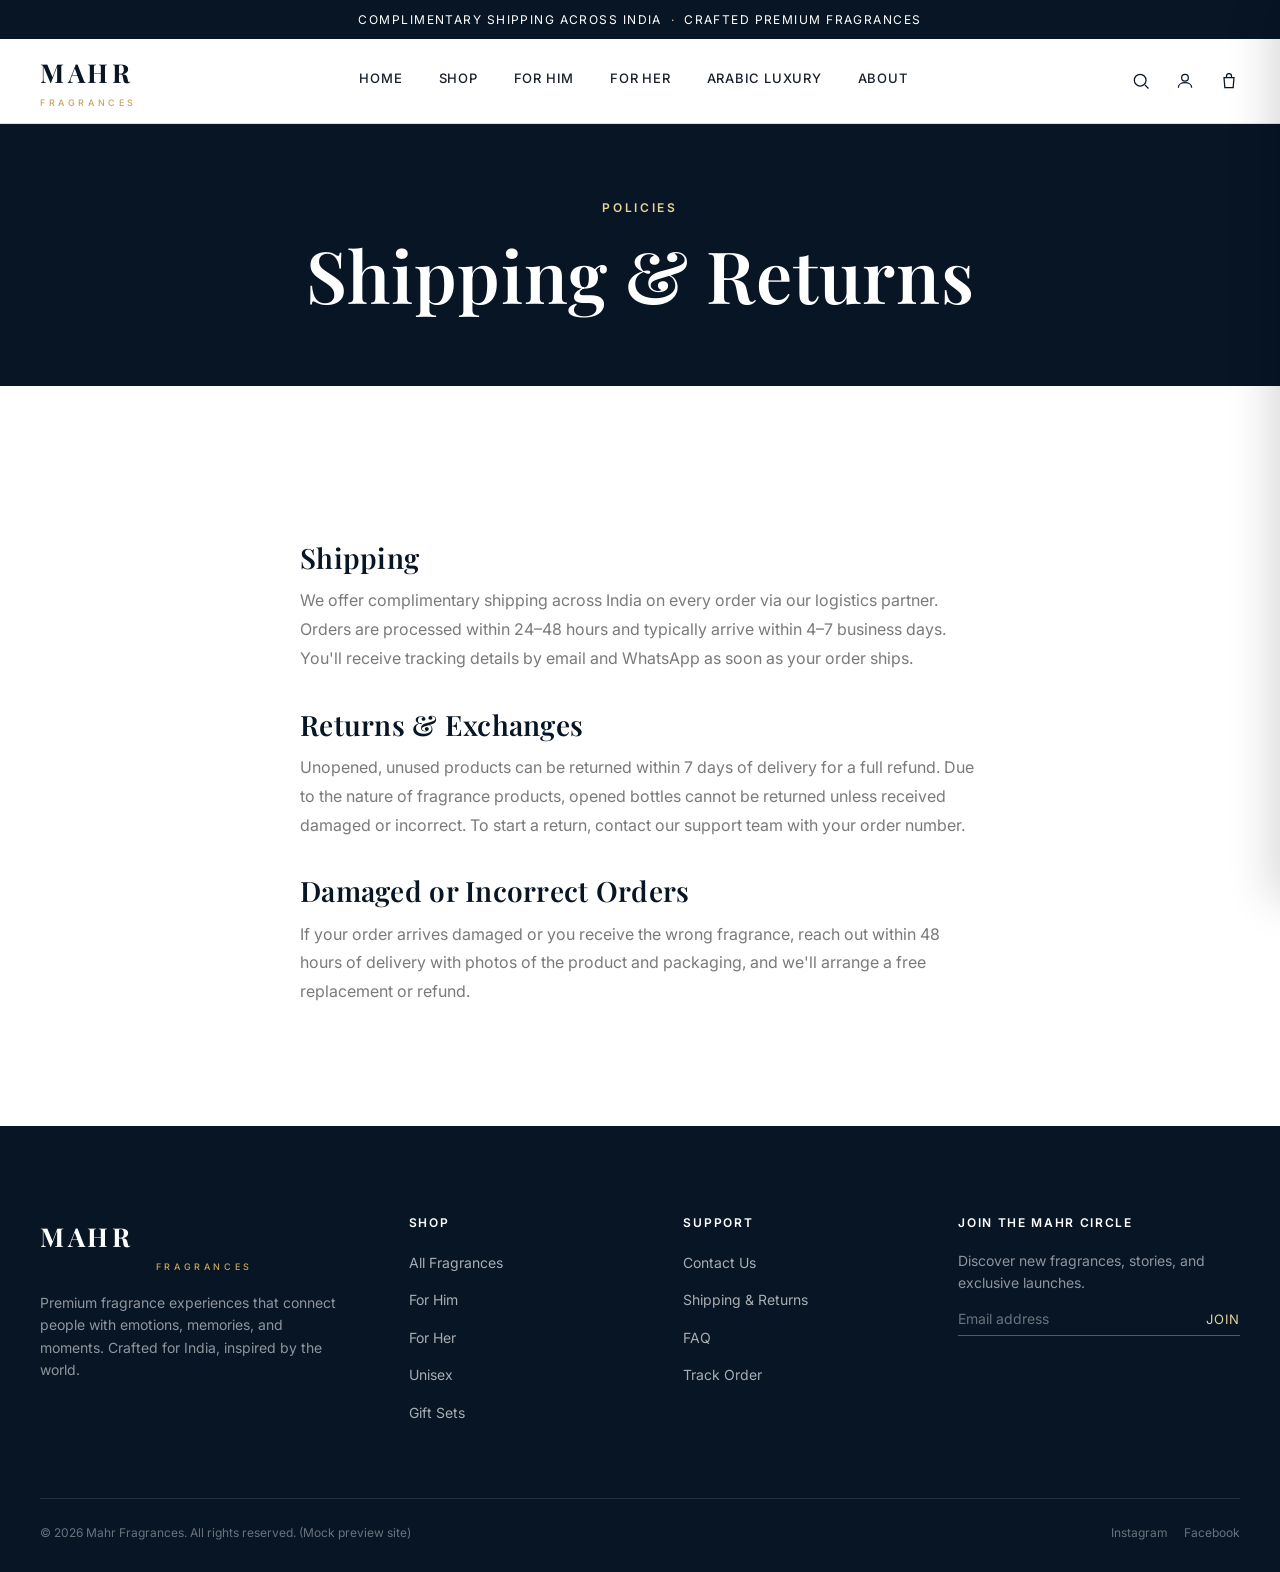
<file: shipping.html>
<!DOCTYPE html>
<html lang="en">
<head>
<meta charset="UTF-8">
<meta name="viewport" content="width=device-width, initial-scale=1.0">
<title>Shipping & Returns — Mahr Fragrances</title>
<link rel="stylesheet" href="css/style.css">
<link rel="stylesheet" href="css/components.css">
<style>.policy-block{max-width:760px;margin:0 auto;}.policy-block h3{margin:36px 0 12px;}.policy-block p{color:var(--grey);line-height:1.8;}</style>
</head>
<body>
<div id="site-header"></div>
<section style="background:var(--navy); color:#fff; text-align:center; padding:70px 0;">
  <div class="container"><div class="eyebrow eyebrow--light">Policies</div><h1 style="color:#fff;">Shipping &amp; Returns</h1></div>
</section>
<section>
  <div class="container policy-block">
    <h3>Shipping</h3>
    <p>We offer complimentary shipping across India on every order via our logistics partner. Orders are processed within 24–48 hours and typically arrive within 4–7 business days. You'll receive tracking details by email and WhatsApp as soon as your order ships.</p>
    <h3>Returns & Exchanges</h3>
    <p>Unopened, unused products can be returned within 7 days of delivery for a full refund. Due to the nature of fragrance products, opened bottles cannot be returned unless received damaged or incorrect. To start a return, contact our support team with your order number.</p>
    <h3>Damaged or Incorrect Orders</h3>
    <p>If your order arrives damaged or you receive the wrong fragrance, reach out within 48 hours of delivery with photos of the product and packaging, and we'll arrange a free replacement or refund.</p>
  </div>
</section>
<div id="site-footer"></div>
<script src="js/products.js"></script>
<script src="js/app.js"></script>
<script>MAHR.initLayout('');</script>
</body>
</html>
</file>
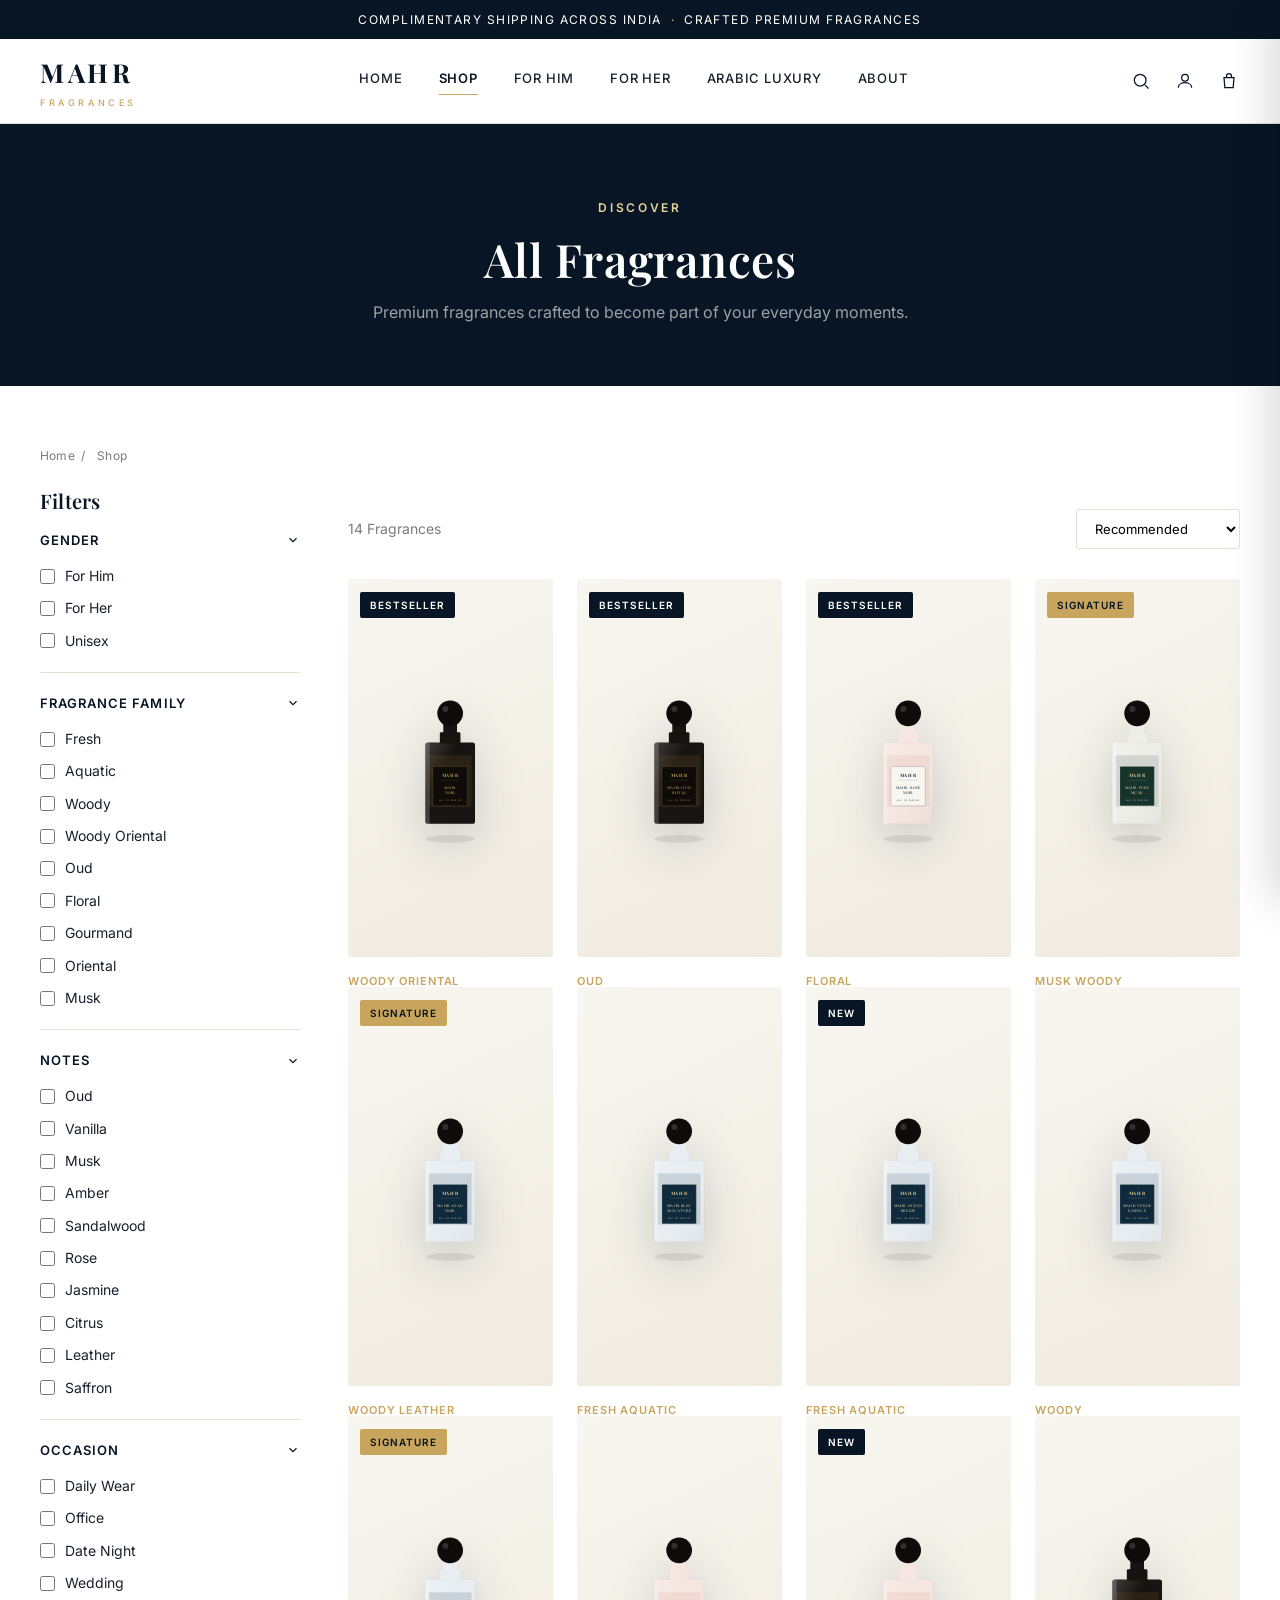
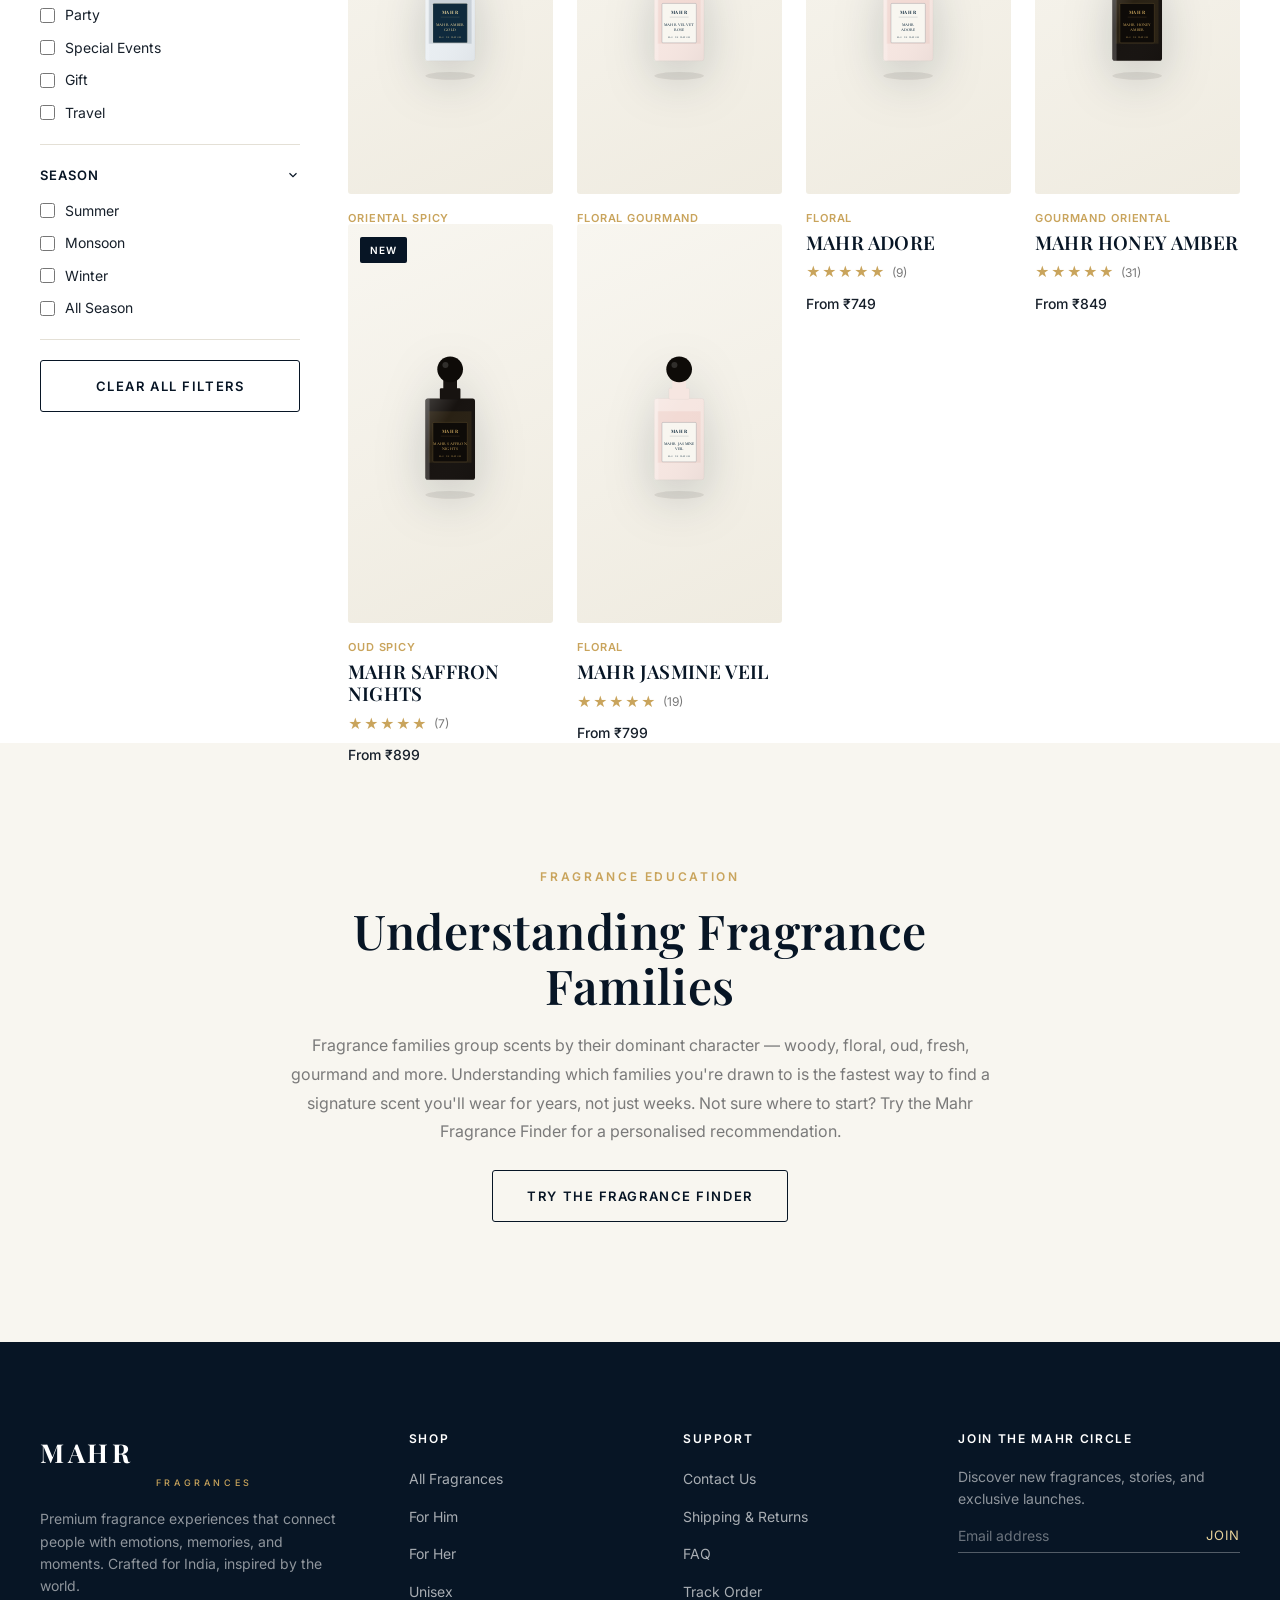
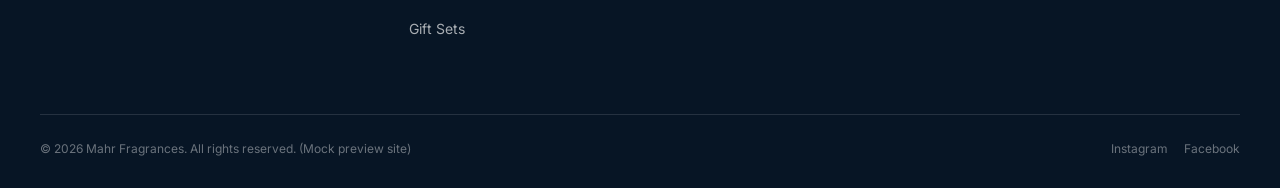
<file: shop.html>
<!DOCTYPE html>
<html lang="en">
<head>
<meta charset="UTF-8">
<meta name="viewport" content="width=device-width, initial-scale=1.0">
<title id="page-title">Shop All Fragrances — Mahr Fragrances</title>
<meta name="description" content="Browse Mahr Fragrances by gender, fragrance family, notes, occasion and season.">
<link rel="stylesheet" href="css/style.css">
<link rel="stylesheet" href="css/components.css">
<style>
  .collection-banner {
    background: var(--navy);
    color: #fff;
    padding: 70px 0 60px;
    text-align: center;
  }
  .collection-banner h1 { color: #fff; font-size: 46px; }
  .collection-banner p { color: rgba(255,255,255,0.6); max-width: 560px; margin: 14px auto 0; }
  .shop-section { padding-top: 60px; }
</style>
</head>
<body>

<div id="site-header"></div>

<section class="collection-banner">
  <div class="container">
    <div class="eyebrow eyebrow--light" id="banner-eyebrow">Discover</div>
    <h1 id="banner-title">All Fragrances</h1>
    <p id="banner-sub">Premium fragrances crafted to become part of your everyday moments.</p>
  </div>
</section>

<section class="shop-section">
  <div class="container">
    <div class="breadcrumb"><a href="index.html">Home</a><span>/</span><span id="breadcrumb-current">Shop</span></div>

    <div class="shop-layout">
      <!-- Desktop filter sidebar -->
      <aside class="filter-sidebar">
        <h4 style="font-family:var(--font-heading); font-size:20px; margin-bottom:18px;">Filters</h4>
        <div id="filters-container"></div>
        <button class="btn btn-secondary btn-block mt-l" style="margin-top:20px;" onclick="clearAllFilters()">Clear All Filters</button>
      </aside>

      <div>
        <div class="active-filters" id="active-filters"></div>

        <div class="shop-toolbar">
          <span class="shop-toolbar__count" id="result-count"></span>
          <div class="shop-toolbar__right">
            <button class="filter-toggle-btn" onclick="openFilterDrawer()">
              <svg width="16" height="16" viewBox="0 0 24 24" fill="none" stroke="currentColor" stroke-width="1.5"><line x1="4" y1="7" x2="20" y2="7"/><line x1="4" y1="12" x2="20" y2="12"/><line x1="4" y1="17" x2="20" y2="17"/><circle cx="9" cy="7" r="1.8"/><circle cx="15" cy="12" r="1.8"/><circle cx="9" cy="17" r="1.8"/></svg>
              Filters
            </button>
            <select class="sort-select" id="sort-select" onchange="renderProducts()">
              <option value="recommended">Recommended</option>
              <option value="newest">Newest</option>
              <option value="price-asc">Price: Low to High</option>
              <option value="price-desc">Price: High to Low</option>
              <option value="alpha">Alphabetical</option>
            </select>
          </div>
        </div>

        <div class="product-grid" id="product-grid"></div>
        <div class="empty-state" id="empty-state" style="display:none;">
          <h3>We couldn't find this fragrance style.</h3>
          <p>Try adjusting your filters, or explore one of these instead.</p>
          <div class="empty-state__suggestions">
            <a href="shop.html?collection=for-him" class="btn btn-secondary btn-sm">For Him</a>
            <a href="shop.html?collection=for-her" class="btn btn-secondary btn-sm">For Her</a>
            <a href="shop.html?collection=best-sellers" class="btn btn-secondary btn-sm">Best Sellers</a>
          </div>
        </div>
      </div>
    </div>
  </div>
</section>

<!-- Collection education -->
<section style="background:var(--ivory)" id="education-section">
  <div class="container" style="max-width:800px; text-align:center;">
    <div class="eyebrow">Fragrance Education</div>
    <h2 id="edu-title">Understanding Fragrance Families</h2>
    <p style="color:var(--grey); margin-top:18px; line-height:1.8;" id="edu-body">
      Fragrance families group scents by their dominant character — woody, floral, oud, fresh, gourmand and more.
      Understanding which families you're drawn to is the fastest way to find a signature scent you'll wear for years,
      not just weeks. Not sure where to start? Try the Mahr Fragrance Finder for a personalised recommendation.
    </p>
    <a href="finder.html" class="btn btn-secondary mt-l" style="margin-top:24px;">Try the Fragrance Finder</a>
  </div>
</section>

<div id="site-footer"></div>

<!-- Mobile filter drawer -->
<div class="filter-drawer" id="filter-drawer">
  <div class="filter-drawer__panel">
    <div class="filter-drawer__head">
      <h3>Filters</h3>
      <button class="icon-btn" onclick="closeFilterDrawer()">
        <svg viewBox="0 0 24 24" fill="none" stroke="currentColor" stroke-width="1.5"><line x1="18" y1="6" x2="6" y2="18"/><line x1="6" y1="6" x2="18" y2="18"/></svg>
      </button>
    </div>
    <div id="filters-container-mobile"></div>
  </div>
  <div class="filter-drawer__apply">
    <button class="btn btn-primary btn-block" onclick="closeFilterDrawer()">Show Results (<span id="drawer-count">0</span>)</button>
  </div>
</div>

<script src="js/products.js"></script>
<script src="js/app.js"></script>
<script>
  const state = { gender: [], family: [], notes: [], occasion: [], season: [], sort: "recommended" };

  function getParam(name) {
    return new URLSearchParams(window.location.search).get(name);
  }

  function applyCollectionParam() {
    const collection = getParam("collection");
    const meta = collection ? COLLECTIONS_META[collection] : null;
    if (meta) {
      document.getElementById("banner-eyebrow").textContent = "Collection";
      document.getElementById("banner-title").textContent = meta.title;
      document.getElementById("banner-sub").textContent = meta.subtitle;
      document.getElementById("breadcrumb-current").textContent = meta.title;
      document.getElementById("page-title").textContent = meta.title + " — Mahr Fragrances";
      document.getElementById("edu-title").textContent = "About the " + meta.title + " Collection";
    }
  }

  function matchesCollection(p) {
    const collection = getParam("collection");
    if (!collection) return true;
    if (collection === "for-him") return p.gender === "men";
    if (collection === "for-her") return p.gender === "women";
    if (collection === "unisex") return p.gender === "unisex";
    return p.collectionTags.includes(collection);
  }

  function buildFilterHTML(containerId) {
    const g = FILTER_OPTIONS.gender.map(o => `
      <label class="filter-option">
        <input type="checkbox" value="${o.value}" data-group="gender" onchange="toggleFilter('gender','${o.value}')" ${state.gender.includes(o.value) ? "checked" : ""}>
        ${o.label}
      </label>`).join("");

    const f = FILTER_OPTIONS.family.map(o => `
      <label class="filter-option">
        <input type="checkbox" value="${o.value}" data-group="family" onchange="toggleFilter('family','${o.value}')" ${state.family.includes(o.value) ? "checked" : ""}>
        ${o.label}
      </label>`).join("");

    const n = FILTER_OPTIONS.notes.map(o => `
      <label class="filter-option">
        <input type="checkbox" value="${o}" data-group="notes" onchange="toggleFilter('notes','${o}')" ${state.notes.includes(o) ? "checked" : ""}>
        ${o}
      </label>`).join("");

    const occ = FILTER_OPTIONS.occasion.map(o => `
      <label class="filter-option">
        <input type="checkbox" value="${o}" data-group="occasion" onchange="toggleFilter('occasion','${o}')" ${state.occasion.includes(o) ? "checked" : ""}>
        ${o}
      </label>`).join("");

    const sea = FILTER_OPTIONS.season.map(o => `
      <label class="filter-option">
        <input type="checkbox" value="${o}" data-group="season" onchange="toggleFilter('season','${o}')" ${state.season.includes(o) ? "checked" : ""}>
        ${o}
      </label>`).join("");

    return `
      <div class="filter-group"><div class="filter-group__head" onclick="this.parentElement.classList.toggle('collapsed')">Gender <svg viewBox="0 0 24 24" fill="none" stroke="currentColor" stroke-width="2"><polyline points="6 9 12 15 18 9"/></svg></div><div class="filter-group__body">${g}</div></div>
      <div class="filter-group"><div class="filter-group__head" onclick="this.parentElement.classList.toggle('collapsed')">Fragrance Family <svg viewBox="0 0 24 24" fill="none" stroke="currentColor" stroke-width="2"><polyline points="6 9 12 15 18 9"/></svg></div><div class="filter-group__body">${f}</div></div>
      <div class="filter-group"><div class="filter-group__head" onclick="this.parentElement.classList.toggle('collapsed')">Notes <svg viewBox="0 0 24 24" fill="none" stroke="currentColor" stroke-width="2"><polyline points="6 9 12 15 18 9"/></svg></div><div class="filter-group__body">${n}</div></div>
      <div class="filter-group"><div class="filter-group__head" onclick="this.parentElement.classList.toggle('collapsed')">Occasion <svg viewBox="0 0 24 24" fill="none" stroke="currentColor" stroke-width="2"><polyline points="6 9 12 15 18 9"/></svg></div><div class="filter-group__body">${occ}</div></div>
      <div class="filter-group"><div class="filter-group__head" onclick="this.parentElement.classList.toggle('collapsed')">Season <svg viewBox="0 0 24 24" fill="none" stroke="currentColor" stroke-width="2"><polyline points="6 9 12 15 18 9"/></svg></div><div class="filter-group__body">${sea}</div></div>
    `;
  }

  function renderFilterPanels() {
    document.getElementById("filters-container").innerHTML = buildFilterHTML("filters-container");
    document.getElementById("filters-container-mobile").innerHTML = buildFilterHTML("filters-container-mobile");
  }

  function toggleFilter(group, value) {
    const arr = state[group];
    const i = arr.indexOf(value);
    if (i > -1) arr.splice(i, 1); else arr.push(value);
    renderFilterPanels();
    renderProducts();
  }

  function removeFilterChip(group, value) {
    toggleFilter(group, value);
  }

  function clearAllFilters() {
    state.gender = []; state.family = []; state.notes = []; state.occasion = []; state.season = [];
    renderFilterPanels();
    renderProducts();
  }

  function renderActiveChips() {
    const chips = [];
    ["gender","family","notes","occasion","season"].forEach(group => {
      state[group].forEach(v => {
        let label = v;
        if (group === "gender") label = FILTER_OPTIONS.gender.find(o => o.value === v)?.label || v;
        if (group === "family") label = FILTER_OPTIONS.family.find(o => o.value === v)?.label || v;
        chips.push(`<div class="active-filter-chip">${label}<button onclick="removeFilterChip('${group}','${v}')">&times;</button></div>`);
      });
    });
    document.getElementById("active-filters").innerHTML = chips.join("");
  }

  function getFilteredSorted() {
    let list = MAHR_PRODUCTS.filter(matchesCollection);
    if (state.gender.length) list = list.filter(p => state.gender.includes(p.gender));
    if (state.family.length) list = list.filter(p => state.family.includes(p.family));
    if (state.notes.length) list = list.filter(p => {
      const all = [...p.notes.top, ...p.notes.middle, ...p.notes.base];
      return state.notes.some(n => all.includes(n));
    });
    if (state.occasion.length) list = list.filter(p => state.occasion.some(o => p.occasion.includes(o)));
    if (state.season.length) list = list.filter(p => state.season.some(s => p.season.includes(s)));

    const sort = document.getElementById("sort-select") ? document.getElementById("sort-select").value : "recommended";
    if (sort === "newest") list = [...list].sort((a,b) => (b.isNew?1:0) - (a.isNew?1:0));
    else if (sort === "price-asc") list = [...list].sort((a,b) => Math.min(...Object.values(a.price)) - Math.min(...Object.values(b.price)));
    else if (sort === "price-desc") list = [...list].sort((a,b) => Math.min(...Object.values(b.price)) - Math.min(...Object.values(a.price)));
    else if (sort === "alpha") list = [...list].sort((a,b) => a.name.localeCompare(b.name));
    else list = [...list].sort((a,b) => (b.isBestseller?1:0) - (a.isBestseller?1:0));
    return list;
  }

  function renderProducts() {
    renderActiveChips();
    const list = getFilteredSorted();
    document.getElementById("result-count").textContent = `${list.length} Fragrance${list.length !== 1 ? "s" : ""}`;
    document.getElementById("drawer-count").textContent = list.length;
    const grid = document.getElementById("product-grid");
    const empty = document.getElementById("empty-state");
    if (!list.length) {
      grid.innerHTML = ""; grid.style.display = "none"; empty.style.display = "block";
    } else {
      grid.style.display = "grid"; empty.style.display = "none";
      grid.innerHTML = list.map(MAHR.productCardHTML).join("");
    }
    MAHR.initReveal();
  }

  function openFilterDrawer() { document.getElementById("filter-drawer").classList.add("open"); document.body.style.overflow = "hidden"; }
  function closeFilterDrawer() { document.getElementById("filter-drawer").classList.remove("open"); document.body.style.overflow = ""; }

  MAHR.initLayout('shop');
  applyCollectionParam();
  renderFilterPanels();
  renderProducts();
</script>
</body>
</html>
</file>
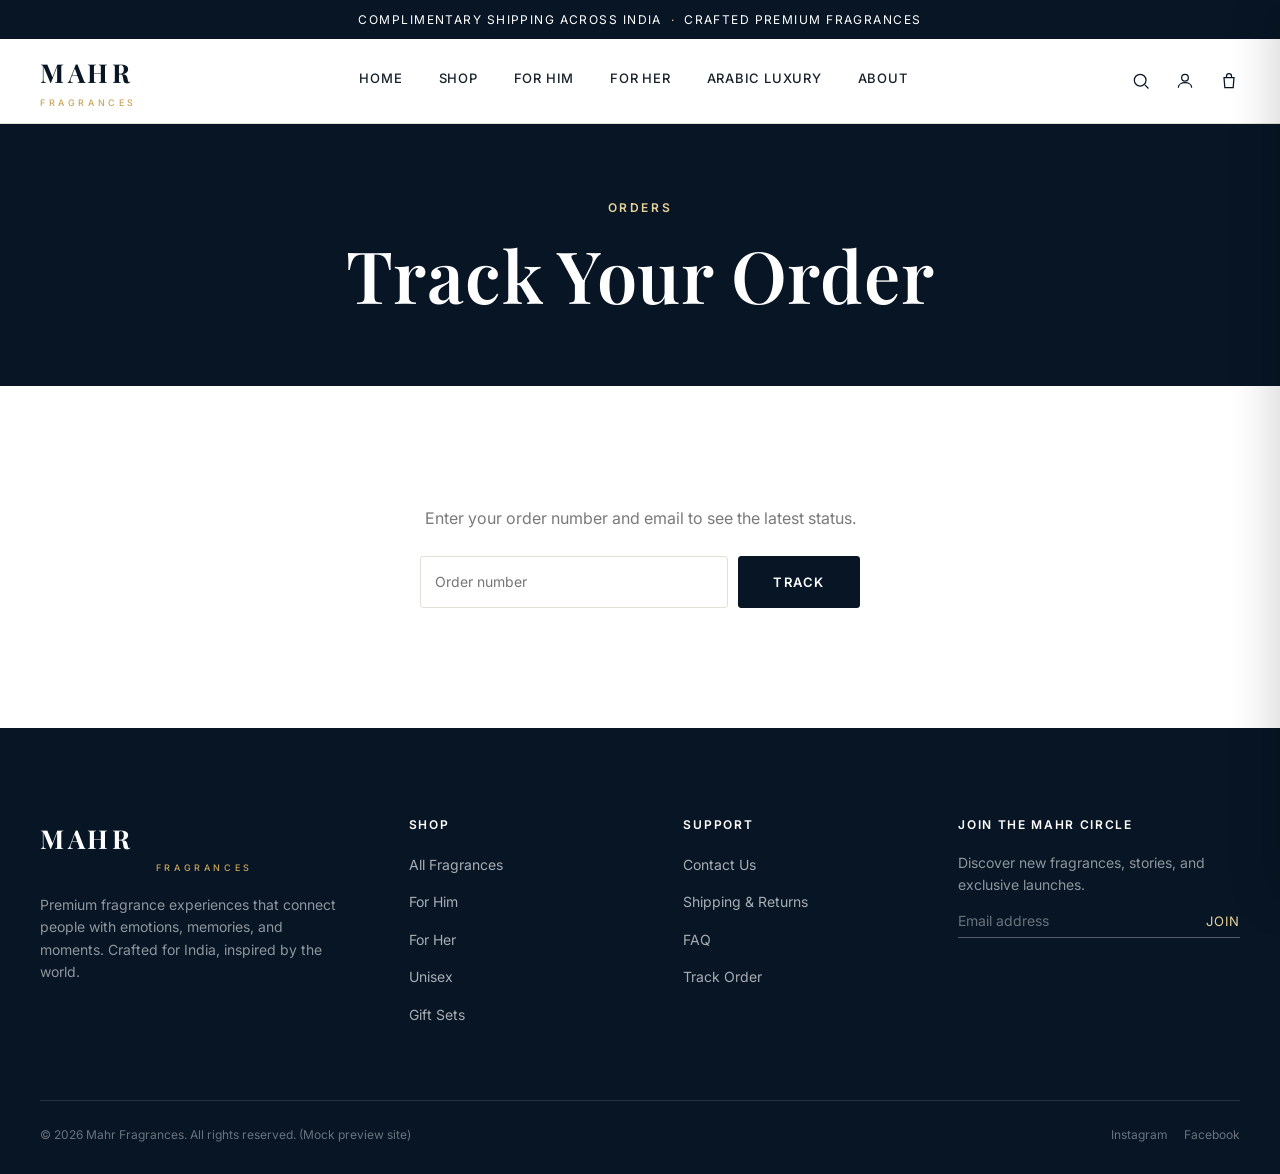
<file: track-order.html>
<!DOCTYPE html>
<html lang="en">
<head>
<meta charset="UTF-8">
<meta name="viewport" content="width=device-width, initial-scale=1.0">
<title>Track Order — Mahr Fragrances</title>
<link rel="stylesheet" href="css/style.css">
<link rel="stylesheet" href="css/components.css">
<style>
  .track-box{max-width:520px;margin:0 auto;text-align:center;}
  .track-form{display:flex;gap:10px;margin-top:24px;}
  .track-form input{flex:1;border:1px solid var(--border);border-radius:var(--radius);padding:14px;font-size:14px;}
</style>
</head>
<body>
<div id="site-header"></div>
<section style="background:var(--navy); color:#fff; text-align:center; padding:70px 0;">
  <div class="container"><div class="eyebrow eyebrow--light">Orders</div><h1 style="color:#fff;">Track Your Order</h1></div>
</section>
<section>
  <div class="container track-box">
    <p style="color:var(--grey);">Enter your order number and email to see the latest status.</p>
    <form class="track-form" onsubmit="event.preventDefault(); MAHR.showToast('This is a mock store — order tracking is not connected yet');">
      <input type="text" placeholder="Order number" required>
      <button class="btn btn-primary" type="submit">Track</button>
    </form>
  </div>
</section>
<div id="site-footer"></div>
<script src="js/products.js"></script>
<script src="js/app.js"></script>
<script>MAHR.initLayout('');</script>
</body>
</html>
</file>
<file: css/style.css>
/* ============================================================
   MAHR FRAGRANCES — Core Stylesheet
   Design tokens per Phase 3: Design System & Visual Language
   ============================================================ */

@import url('https://fonts.googleapis.com/css2?family=Cormorant+Garamond:ital,wght@0,400;0,500;0,600;1,400&family=Playfair+Display:wght@500;600;700&family=Inter:wght@300;400;500;600&display=swap');

:root {
  /* Brand colors */
  --navy: #071525;
  --navy-soft: #0d2138;
  --gold: #C9A45C;
  --gold-light: #E7D29A;
  --ivory: #F8F6F0;
  --white: #FFFFFF;
  --text: #17202B;
  --grey: #7A7A7A;
  --border: #E4E0D6;

  /* Collection colorways (Phase 5 / cover image color identity) */
  --cw-arabic: #0E0B08;
  --cw-arabic-accent: #C9A45C;
  --cw-him: #0F2A3D;
  --cw-him-accent: #C9A45C;
  --cw-unisex: #16342B;
  --cw-unisex-accent: #C9A45C;
  --cw-her: #C98E82;
  --cw-her-accent: #FFFFFF;
  --cw-gift: #B99A5B;
  --cw-gift-accent: #FFFFFF;

  /* Type */
  --font-display: 'Cormorant Garamond', 'Playfair Display', serif;
  --font-heading: 'Playfair Display', 'Cormorant Garamond', serif;
  --font-body: 'Inter', 'Montserrat', sans-serif;

  /* Spacing */
  --sp-s: 8px;
  --sp-m: 16px;
  --sp-l: 32px;
  --section-pad-desktop: 120px;
  --section-pad-mobile: 64px;
  --container-max: 1400px;

  /* UI */
  --radius: 3px;
  --shadow-soft: 0 10px 40px rgba(7, 21, 37, 0.08);
  --transition: 0.35s cubic-bezier(0.22, 1, 0.36, 1);
}

* { box-sizing: border-box; margin: 0; padding: 0; }

html { scroll-behavior: smooth; overflow-x: hidden; }

body {
  font-family: var(--font-body);
  color: var(--text);
  background: var(--white);
  line-height: 1.6;
  font-weight: 400;
  -webkit-font-smoothing: antialiased;
  overflow-x: hidden;
  width: 100%;
}

img { max-width: 100%; display: block; }

a { color: inherit; text-decoration: none; }

ul { list-style: none; }

button { font-family: inherit; cursor: pointer; border: none; background: none; color: inherit; }

input, select { font-family: inherit; }

.container {
  max-width: var(--container-max);
  margin: 0 auto;
  padding: 0 40px;
}

@media (max-width: 768px) {
  .container { padding: 0 20px; }
}

section { padding: var(--section-pad-desktop) 0; }

@media (max-width: 900px) {
  section { padding: var(--section-pad-mobile) 0; }
}

h1, h2, h3, h4 {
  font-family: var(--font-heading);
  font-weight: 600;
  line-height: 1.15;
  letter-spacing: 0.01em;
  color: var(--navy);
}

h1 { font-size: 72px; }
h2 { font-size: 48px; }
h3 { font-size: 28px; }

@media (max-width: 768px) {
  h1 { font-size: 40px; }
  h2 { font-size: 30px; }
  h3 { font-size: 22px; }
}

p { color: var(--text); }

.small-text { font-size: 13px; letter-spacing: 0.04em; }

.eyebrow {
  font-size: 12px;
  letter-spacing: 0.22em;
  text-transform: uppercase;
  color: var(--gold);
  font-weight: 600;
  display: inline-block;
  margin-bottom: var(--sp-m);
}

.eyebrow--light { color: var(--gold-light); }

.section-head {
  text-align: center;
  max-width: 620px;
  margin: 0 auto 56px;
}

.section-head p {
  color: var(--grey);
  font-size: 16px;
  margin-top: 12px;
}

.section-head--left { text-align: left; margin: 0 0 48px; }

/* ---------- Buttons ---------- */

.btn {
  display: inline-flex;
  align-items: center;
  justify-content: center;
  gap: 10px;
  height: 52px;
  padding: 0 34px;
  border-radius: var(--radius);
  font-size: 13px;
  letter-spacing: 0.12em;
  text-transform: uppercase;
  font-weight: 600;
  transition: all var(--transition);
  white-space: nowrap;
}

@media (max-width: 768px) { .btn { height: 48px; padding: 0 26px; } }

.btn-primary {
  background: var(--navy);
  color: var(--white);
  border: 1px solid var(--navy);
}
.btn-primary:hover { background: var(--gold); border-color: var(--gold); color: var(--navy); }

.btn-secondary {
  background: transparent;
  color: var(--navy);
  border: 1px solid var(--navy);
}
.btn-secondary:hover { background: var(--navy); color: var(--white); }

.btn-gold {
  background: var(--gold);
  color: var(--navy);
  border: 1px solid var(--gold);
}
.btn-gold:hover { background: var(--gold-light); }

.btn-ghost-light {
  background: transparent;
  color: var(--white);
  border: 1px solid rgba(255,255,255,0.5);
}
.btn-ghost-light:hover { background: var(--white); color: var(--navy); }

.btn-block { width: 100%; }
.btn-sm { height: 44px; padding: 0 20px; font-size: 12px; }

/* ---------- Announcement bar ---------- */

.announcement-bar {
  background: var(--navy);
  color: var(--white);
  text-align: center;
  font-size: 12px;
  letter-spacing: 0.12em;
  text-transform: uppercase;
  padding: 10px 20px;
  position: relative;
  overflow: hidden;
}

.announcement-bar span { color: var(--gold-light); }

/* ---------- Header ---------- */

.site-header {
  position: sticky;
  top: 0;
  z-index: 200;
  background: var(--white);
  border-bottom: 1px solid var(--border);
}

.site-header__inner {
  display: flex;
  align-items: center;
  justify-content: space-between;
  height: 84px;
}

.logo {
  font-family: var(--font-heading);
  font-size: 26px;
  letter-spacing: 0.14em;
  font-weight: 700;
  color: var(--navy);
}
.logo span {
  display: block;
  font-family: var(--font-body);
  font-size: 9px;
  letter-spacing: 0.4em;
  font-weight: 500;
  color: var(--gold);
  text-align: center;
  margin-top: 2px;
}

.main-nav {
  display: flex;
  gap: 36px;
}

.main-nav a {
  font-size: 13px;
  letter-spacing: 0.06em;
  text-transform: uppercase;
  font-weight: 500;
  color: var(--text);
  position: relative;
  padding-bottom: 6px;
}
.main-nav a::after {
  content: "";
  position: absolute;
  left: 0; bottom: 0;
  width: 0; height: 1px;
  background: var(--gold);
  transition: width var(--transition);
}
.main-nav a:hover::after,
.main-nav a.active::after { width: 100%; }
.main-nav a.active { color: var(--navy); font-weight: 600; }

.header-actions {
  display: flex;
  align-items: center;
  gap: 22px;
}

.icon-btn {
  position: relative;
  display: flex;
  align-items: center;
  justify-content: center;
  width: 22px;
  height: 22px;
  color: var(--navy);
}
.icon-btn svg { width: 20px; height: 20px; }

.cart-count {
  position: absolute;
  top: -9px; right: -11px;
  background: var(--gold);
  color: var(--navy);
  font-size: 10px;
  font-weight: 700;
  width: 17px; height: 17px;
  border-radius: 50%;
  display: flex; align-items: center; justify-content: center;
}

.mobile-menu-btn { display: none; }

@media (max-width: 960px) {
  .main-nav { display: none; }
  .mobile-menu-btn { display: flex; }
}

/* Mobile nav drawer */
.mobile-nav {
  position: fixed; inset: 0;
  background: var(--navy);
  color: var(--white);
  z-index: 400;
  transform: translateX(-100%);
  transition: transform var(--transition);
  padding: 28px 28px;
  overflow-y: auto;
}
.mobile-nav.open { transform: translateX(0); }
.mobile-nav__top { display: flex; justify-content: space-between; align-items: center; margin-bottom: 40px; }
.mobile-nav a {
  display: block;
  font-family: var(--font-heading);
  font-size: 26px;
  padding: 14px 0;
  border-bottom: 1px solid rgba(255,255,255,0.12);
  color: var(--white);
}

/* ---------- Search overlay ---------- */
.search-overlay {
  position: fixed; inset: 0;
  background: rgba(7,21,37,0.96);
  z-index: 500;
  display: flex;
  align-items: flex-start;
  justify-content: center;
  padding-top: 120px;
  opacity: 0;
  pointer-events: none;
  transition: opacity var(--transition);
}
.search-overlay.open { opacity: 1; pointer-events: auto; }
.search-overlay__box { width: 100%; max-width: 640px; padding: 0 24px; }
.search-overlay input {
  width: 100%;
  background: transparent;
  border: none;
  border-bottom: 1px solid var(--gold);
  color: var(--white);
  font-family: var(--font-heading);
  font-size: 32px;
  padding: 12px 0;
  outline: none;
}
.search-overlay input::placeholder { color: rgba(255,255,255,0.4); }
.search-overlay__trending { margin-top: 28px; display: flex; gap: 10px; flex-wrap: wrap; }
.search-overlay__trending span { color: rgba(255,255,255,0.5); font-size: 12px; letter-spacing: 0.1em; text-transform: uppercase; margin-right: 8px; }
.search-chip {
  border: 1px solid rgba(255,255,255,0.3);
  color: var(--white);
  padding: 8px 16px;
  border-radius: 20px;
  font-size: 13px;
}
.search-chip:hover { border-color: var(--gold); color: var(--gold-light); }
.search-overlay__close {
  position: absolute; top: 32px; right: 32px;
  color: var(--white); font-size: 14px; letter-spacing: 0.1em;
  display: flex; align-items: center; gap: 8px;
}
.search-results { margin-top: 32px; display: grid; gap: 14px; }
.search-result-item {
  display: flex; justify-content: space-between; color: var(--white);
  padding: 12px 0; border-bottom: 1px solid rgba(255,255,255,0.1);
  font-size: 15px;
}
.search-result-item:hover { color: var(--gold-light); }

/* ---------- Bottle illustration (SVG-based product art) ---------- */

.bottle-art {
  position: relative;
  display: flex;
  align-items: center;
  justify-content: center;
  width: 100%;
  height: 100%;
  background: linear-gradient(155deg, var(--ivory) 0%, #EFEBE0 100%);
  overflow: hidden;
}
.bottle-art svg { width: 46%; height: auto; filter: drop-shadow(0 18px 24px rgba(7,21,37,0.18)); transition: transform 0.5s ease; }
.product-card:hover .bottle-art svg,
.bottle-hero:hover svg { transform: translateY(-4px) scale(1.02); }

/* ---------- Footer ---------- */

.site-footer {
  background: var(--navy);
  color: rgba(255,255,255,0.75);
  padding: 90px 0 30px;
}
.footer-grid {
  display: grid;
  grid-template-columns: 1.4fr 1fr 1fr 1.2fr;
  gap: 40px;
  padding-bottom: 60px;
  border-bottom: 1px solid rgba(255,255,255,0.12);
}
.footer-brand .logo { color: var(--white); }
.footer-brand p { margin-top: 18px; max-width: 300px; color: rgba(255,255,255,0.55); font-size: 14px; }
.footer-col h4 {
  color: var(--white);
  font-family: var(--font-body);
  font-size: 12px;
  letter-spacing: 0.14em;
  text-transform: uppercase;
  margin-bottom: 20px;
  font-weight: 600;
}
.footer-col ul li { margin-bottom: 12px; }
.footer-col a { font-size: 14px; color: rgba(255,255,255,0.65); }
.footer-col a:hover { color: var(--gold-light); }
.footer-newsletter form { display: flex; margin-top: 16px; border-bottom: 1px solid rgba(255,255,255,0.3); padding-bottom: 8px; }
.footer-newsletter input {
  background: transparent; border: none; color: var(--white);
  flex: 1; font-size: 14px; outline: none;
}
.footer-newsletter input::placeholder { color: rgba(255,255,255,0.4); }
.footer-newsletter button { color: var(--gold-light); font-size: 13px; letter-spacing: 0.08em; text-transform: uppercase; }
.footer-bottom {
  display: flex; justify-content: space-between; align-items: center;
  padding-top: 24px; font-size: 12px; color: rgba(255,255,255,0.4);
  flex-wrap: wrap; gap: 12px;
}
.footer-social { display: flex; gap: 16px; }

@media (max-width: 900px) {
  .footer-grid { grid-template-columns: 1fr 1fr; }
}
@media (max-width: 560px) {
  .footer-grid { grid-template-columns: 1fr; }
}

/* ---------- Trust badges ---------- */

.trust-row {
  display: grid;
  grid-template-columns: repeat(4, 1fr);
  gap: 20px;
  margin-top: 26px;
}
.trust-item {
  display: flex;
  align-items: center;
  gap: 10px;
  font-size: 13px;
  color: var(--grey);
}
.trust-item svg { width: 18px; height: 18px; color: var(--gold); flex-shrink: 0; }

@media (max-width: 700px) {
  .trust-row { grid-template-columns: repeat(2, 1fr); }
}

/* ---------- Rating ---------- */
.rating { display: inline-flex; align-items: center; gap: 6px; }
.rating .stars { color: var(--gold); font-size: 14px; letter-spacing: 1px; }
.rating .count { color: var(--grey); font-size: 12px; }

/* ---------- Badge pill ---------- */
.badge {
  display: inline-block;
  font-size: 10px;
  letter-spacing: 0.1em;
  text-transform: uppercase;
  font-weight: 600;
  padding: 5px 10px;
  border-radius: 2px;
  background: var(--navy);
  color: var(--white);
}
.badge.gold { background: var(--gold); color: var(--navy); }

/* ---------- Toast ---------- */
.toast {
  position: fixed;
  bottom: 28px;
  left: 50%;
  transform: translateX(-50%) translateY(20px);
  background: var(--navy);
  color: var(--white);
  padding: 16px 26px;
  border-radius: var(--radius);
  font-size: 14px;
  display: flex; align-items: center; gap: 12px;
  box-shadow: var(--shadow-soft);
  z-index: 700;
  opacity: 0;
  pointer-events: none;
  transition: all 0.4s cubic-bezier(0.22,1,0.36,1);
}
.toast.show { opacity: 1; transform: translateX(-50%) translateY(0); pointer-events: auto; }
.toast .gold-dot { width: 6px; height: 6px; border-radius: 50%; background: var(--gold); }

/* ---------- Reveal on scroll ---------- */
.reveal { opacity: 0; transform: translateY(24px); transition: opacity 0.8s ease, transform 0.8s ease; }
.reveal.in { opacity: 1; transform: translateY(0); }

@media (prefers-reduced-motion: reduce) {
  .reveal { opacity: 1; transform: none; transition: none; }
  * { scroll-behavior: auto !important; }
}

/* ---------- Utility ---------- */
.flex { display: flex; }
.flex-between { display: flex; align-items: center; justify-content: space-between; }
.mt-l { margin-top: var(--sp-l); }
.text-center { text-align: center; }
.divider-gold {
  width: 56px; height: 1px; background: var(--gold); margin: 20px auto;
}
.divider-gold--left { margin: 20px 0; }

/* Prevent grid/flex children (and their intrinsic-sized content, e.g. SVGs)
   from overflowing their tracks — classic CSS Grid min-width:auto gotcha. */
[class*="-grid"] > *,
.shop-layout > *,
.hero__grid > *,
.gift-grid > *,
.contact-grid > *,
.meaning-block > *,
.pdp-grid > * {
  min-width: 0;
}
</file>
<file: css/components.css>
/* ============================================================
   MAHR FRAGRANCES — Component Styles
   ============================================================ */

/* ---------- Product Grid & Card ---------- */

.product-grid {
  display: grid;
  grid-template-columns: repeat(4, 1fr);
  gap: 30px 24px;
}

@media (max-width: 1100px) { .product-grid { grid-template-columns: repeat(3, 1fr); } }
@media (max-width: 768px) { .product-grid { grid-template-columns: repeat(2, 1fr); gap: 20px 14px; } }

.product-card { display: block; }

.product-card__img {
  position: relative;
  aspect-ratio: 4 / 5;
  border-radius: var(--radius);
  overflow: hidden;
}

.product-card__badge { position: absolute; top: 12px; left: 12px; z-index: 2; }

.wishlist-btn {
  position: absolute; top: 10px; right: 10px; z-index: 2;
  width: 34px; height: 34px;
  display: flex; align-items: center; justify-content: center;
  background: rgba(255,255,255,0.85);
  border-radius: 50%;
  color: var(--navy);
  opacity: 0;
  transition: opacity var(--transition);
}
.wishlist-btn svg { width: 16px; height: 16px; }
.product-card:hover .wishlist-btn { opacity: 1; }

.quick-add {
  position: absolute; left: 10px; right: 10px; bottom: 10px;
  background: var(--navy);
  color: var(--white);
  font-size: 11px;
  letter-spacing: 0.1em;
  text-transform: uppercase;
  padding: 12px;
  border-radius: var(--radius);
  text-align: center;
  opacity: 0;
  transform: translateY(8px);
  transition: all var(--transition);
  z-index: 2;
}
.product-card:hover .quick-add { opacity: 1; transform: translateY(0); }
.quick-add:hover { background: var(--gold); color: var(--navy); }

@media (max-width: 768px) {
  .quick-add { opacity: 1; transform: none; position: static; margin-top: 8px; background: transparent; color: var(--navy); border: 1px solid var(--navy); padding: 8px; font-size: 10px; }
  .wishlist-btn { opacity: 1; }
}

.product-card__info { padding-top: 16px; }
.product-card__family { font-size: 11px; letter-spacing: 0.08em; text-transform: uppercase; color: var(--gold); margin-bottom: 4px; font-weight: 600; }
.product-card__info h4 { font-size: 19px; margin-bottom: 6px; }
.product-card__price { margin-top: 8px; font-size: 14px; color: var(--text); font-weight: 500; }

/* ---------- Collection cards (homepage shop-by-collection) ---------- */

.collection-grid {
  display: grid;
  grid-template-columns: repeat(4, 1fr);
  gap: 20px;
}
@media (max-width: 900px) { .collection-grid { grid-template-columns: repeat(2, 1fr); } }
@media (max-width: 560px) { .collection-grid { grid-template-columns: 1fr; } }

.collection-card {
  position: relative;
  aspect-ratio: 3 / 4;
  border-radius: var(--radius);
  overflow: hidden;
  display: flex;
  align-items: flex-end;
  border: 1px solid var(--gold);
}
.collection-card__bg {
  position: absolute; inset: 0;
  transition: transform 0.6s ease;
}
.collection-card:hover .collection-card__bg { transform: scale(1.06); }
.collection-card::after {
  content: "";
  position: absolute; inset: 0;
  background: linear-gradient(180deg, transparent 40%, rgba(7,21,37,0.75) 100%);
}
.collection-card__label {
  position: relative; z-index: 2;
  padding: 26px;
  color: var(--white);
}
.collection-card__label .eyebrow { color: var(--gold-light); margin-bottom: 6px; }
.collection-card__label h3 { color: var(--white); font-size: 26px; }

/* ---------- Filter sidebar & toolbar ---------- */

.shop-layout {
  display: grid;
  grid-template-columns: 260px 1fr;
  gap: 48px;
  align-items: start;
}
.shop-layout > * { min-width: 0; }
@media (max-width: 900px) { .shop-layout { grid-template-columns: 1fr; } }

.filter-sidebar { position: sticky; top: 110px; }
@media (max-width: 900px) { .filter-sidebar { display: none; } }

.filter-group { border-bottom: 1px solid var(--border); padding: 20px 0; }
.filter-group:first-child { padding-top: 0; }
.filter-group__head {
  display: flex; justify-content: space-between; align-items: center;
  cursor: pointer;
  font-size: 13px; letter-spacing: 0.08em; text-transform: uppercase; font-weight: 600;
  color: var(--navy);
}
.filter-group__head svg { width: 14px; height: 14px; transition: transform var(--transition); }
.filter-group.collapsed .filter-group__head svg { transform: rotate(-90deg); }
.filter-group.collapsed .filter-group__body { display: none; }
.filter-group__body { margin-top: 14px; display: flex; flex-direction: column; gap: 10px; }

.filter-option {
  display: flex; align-items: center; gap: 10px;
  font-size: 14px; color: var(--text);
  cursor: pointer;
}
.filter-option input { accent-color: var(--navy); width: 15px; height: 15px; }
.filter-option .count { color: var(--grey); font-size: 12px; margin-left: auto; }

.price-range { display: flex; align-items: center; gap: 8px; font-size: 13px; }
.price-range input[type="range"] { width: 100%; accent-color: var(--gold); }

.active-filters { display: flex; flex-wrap: wrap; gap: 8px; margin-bottom: 20px; }
.active-filter-chip {
  display: flex; align-items: center; gap: 8px;
  background: var(--ivory); border: 1px solid var(--border);
  padding: 7px 12px; border-radius: 20px; font-size: 12px;
}
.active-filter-chip button { color: var(--grey); font-size: 14px; }

.shop-toolbar {
  display: flex; align-items: center; justify-content: space-between;
  margin-bottom: 30px; gap: 16px; flex-wrap: wrap;
}
.shop-toolbar__count { font-size: 14px; color: var(--grey); }
.shop-toolbar__right { display: flex; align-items: center; gap: 14px; }
.sort-select {
  border: 1px solid var(--border);
  padding: 10px 14px;
  border-radius: var(--radius);
  font-size: 13px;
  background: var(--white);
}
.filter-toggle-btn {
  display: none;
  align-items: center; gap: 8px;
  border: 1px solid var(--navy);
  padding: 10px 16px;
  border-radius: var(--radius);
  font-size: 13px;
}
@media (max-width: 900px) { .filter-toggle-btn { display: flex; } }

/* Mobile filter drawer */
.filter-drawer {
  position: fixed; inset: 0; z-index: 600;
  background: rgba(7,21,37,0.4);
  opacity: 0; pointer-events: none;
  transition: opacity var(--transition);
}
.filter-drawer.open { opacity: 1; pointer-events: auto; }
.filter-drawer__panel {
  position: absolute; left: 0; right: 0; bottom: 0;
  background: var(--white);
  border-radius: 16px 16px 0 0;
  max-height: 82vh;
  overflow-y: auto;
  padding: 24px 24px 100px;
  transform: translateY(100%);
  transition: transform var(--transition);
}
.filter-drawer.open .filter-drawer__panel { transform: translateY(0); }
.filter-drawer__head { display: flex; justify-content: space-between; align-items: center; margin-bottom: 18px; }
.filter-drawer__apply {
  position: fixed; left: 0; right: 0; bottom: 0; z-index: 601;
  padding: 16px 24px; background: var(--white); border-top: 1px solid var(--border);
  display: none;
}
.filter-drawer.open .filter-drawer__apply { display: block; }

.empty-state { text-align: center; padding: 80px 20px; }
.empty-state h3 { margin-bottom: 12px; }
.empty-state p { color: var(--grey); margin-bottom: 24px; }
.empty-state__suggestions { display: flex; gap: 12px; justify-content: center; flex-wrap: wrap; }

/* ---------- Cart Drawer ---------- */

.cart-overlay {
  position: fixed; inset: 0; background: rgba(7,21,37,0.45);
  z-index: 800; opacity: 0; pointer-events: none; transition: opacity var(--transition);
}
.cart-overlay.open { opacity: 1; pointer-events: auto; }

.cart-drawer {
  position: fixed; top: 0; right: 0; bottom: 0;
  width: 420px; max-width: 92vw;
  background: var(--white);
  z-index: 801;
  display: flex; flex-direction: column;
  transform: translateX(100%);
  transition: transform var(--transition);
  box-shadow: -10px 0 40px rgba(0,0,0,0.15);
}
.cart-drawer.open { transform: translateX(0); }

.cart-drawer__head {
  display: flex; justify-content: space-between; align-items: center;
  padding: 22px 24px; border-bottom: 1px solid var(--border);
}
.cart-drawer__head h3 { font-size: 22px; }

.cart-drawer__items { flex: 1; overflow-y: auto; padding: 10px 24px; }

.cart-empty { text-align: center; padding: 60px 0; color: var(--grey); }

.cart-item {
  display: grid; grid-template-columns: 84px 1fr; gap: 14px;
  padding: 18px 0; border-bottom: 1px solid var(--border);
}
.cart-item__img { border-radius: var(--radius); overflow: hidden; display: flex; align-items: center; justify-content: center; background: var(--ivory); }
.cart-item__img svg { width: 60%; }
.cart-item__name { font-family: var(--font-heading); font-size: 15px; color: var(--navy); }
.cart-item__remove { color: var(--grey); font-size: 18px; line-height: 1; }
.cart-item__price { font-weight: 600; font-size: 14px; }

.qty-stepper {
  display: flex; align-items: center; gap: 14px;
  border: 1px solid var(--border); border-radius: var(--radius);
  padding: 6px 12px; font-size: 14px;
}

.cart-drawer__footer { padding: 20px 24px 26px; border-top: 1px solid var(--border); }
.cart-shipping-msg { font-size: 12px; color: var(--gold); margin-bottom: 14px; text-align: center; letter-spacing: 0.02em; }
.cart-total-row { font-size: 16px; font-weight: 600; margin-bottom: 16px; font-family: var(--font-heading); }

/* ---------- Fragrance Finder ---------- */

.finder-card {
  background: var(--navy);
  color: var(--white);
  border-radius: 8px;
  padding: 60px;
  position: relative;
  overflow: hidden;
}
@media (max-width: 768px) { .finder-card { padding: 32px 22px; } }

.finder-step { display: none; }
.finder-step.active { display: block; }

.finder-progress { display: flex; gap: 8px; margin-bottom: 40px; }
.finder-progress__bar { flex: 1; height: 2px; background: rgba(255,255,255,0.2); border-radius: 2px; overflow: hidden; }
.finder-progress__bar span { display: block; height: 100%; width: 0; background: var(--gold); transition: width 0.4s ease; }

.finder-options { display: grid; grid-template-columns: repeat(2, 1fr); gap: 14px; margin-top: 32px; }
@media (max-width: 560px) { .finder-options { grid-template-columns: 1fr; } }

.finder-option {
  border: 1px solid rgba(255,255,255,0.25);
  padding: 22px;
  border-radius: 4px;
  text-align: left;
  transition: all var(--transition);
  color: var(--white);
}
.finder-option:hover, .finder-option.selected { border-color: var(--gold); background: rgba(201,164,92,0.1); }
.finder-option strong { display: block; font-family: var(--font-heading); font-size: 19px; margin-bottom: 4px; }
.finder-option span { font-size: 13px; color: rgba(255,255,255,0.6); }

.finder-nav { display: flex; justify-content: space-between; margin-top: 40px; }

.finder-results-grid { display: grid; grid-template-columns: repeat(3, 1fr); gap: 20px; margin-top: 30px; }
@media (max-width: 768px) { .finder-results-grid { grid-template-columns: 1fr 1fr; } }
@media (max-width: 480px) { .finder-results-grid { grid-template-columns: 1fr; } }

/* ---------- Notes education ---------- */

.notes-grid {
  display: grid; grid-template-columns: repeat(3, 1fr); gap: 40px;
}
@media (max-width: 768px) { .notes-grid { grid-template-columns: 1fr; gap: 30px; } }

.note-col { text-align: center; padding: 0 20px; }
.note-col .note-icon {
  width: 64px; height: 64px; margin: 0 auto 20px;
  border: 1px solid var(--gold); border-radius: 50%;
  display: flex; align-items: center; justify-content: center;
}
.note-col .note-icon svg { width: 26px; height: 26px; color: var(--gold); }
.note-col h4 { margin-bottom: 8px; }
.note-col p.sub { color: var(--gold); font-size: 13px; letter-spacing: 0.06em; text-transform: uppercase; margin-bottom: 14px; }
.note-tags { display: flex; flex-wrap: wrap; justify-content: center; gap: 8px; margin-top: 14px; }
.note-tag { border: 1px solid var(--border); border-radius: 20px; padding: 6px 14px; font-size: 12px; color: var(--grey); }

/* ---------- Why Mahr pillars ---------- */

.pillars-grid { display: grid; grid-template-columns: repeat(4, 1fr); gap: 30px; }
@media (max-width: 900px) { .pillars-grid { grid-template-columns: 1fr 1fr; } }
@media (max-width: 500px) { .pillars-grid { grid-template-columns: 1fr; } }

.pillar { text-align: center; }
.pillar .icon-circle {
  width: 60px; height: 60px; border-radius: 50%; background: var(--ivory);
  display: flex; align-items: center; justify-content: center; margin: 0 auto 18px;
}
.pillar .icon-circle svg { width: 26px; height: 26px; color: var(--gold); }
.pillar h4 { font-size: 18px; margin-bottom: 8px; }
.pillar p { font-size: 14px; color: var(--grey); }

/* ---------- Reviews / creator content ---------- */

.review-grid { display: grid; grid-template-columns: repeat(3, 1fr); gap: 24px; }
@media (max-width: 900px) { .review-grid { grid-template-columns: 1fr; } }
.review-card { border: 1px solid var(--border); border-radius: var(--radius); padding: 26px; }
.review-card .rating { margin-bottom: 12px; }
.review-card p { font-size: 15px; margin-bottom: 16px; font-style: italic; color: var(--text); }
.review-card__author { display: flex; align-items: center; gap: 10px; font-size: 13px; color: var(--grey); }
.review-card__avatar { width: 32px; height: 32px; border-radius: 50%; background: var(--navy); color: var(--gold-light); display: flex; align-items: center; justify-content: center; font-family: var(--font-heading); font-size: 13px; }

/* ---------- Quiz / gift finder small ---------- */
.chip-row { display: flex; flex-wrap: wrap; gap: 10px; }
.chip {
  border: 1px solid var(--border); padding: 9px 18px; border-radius: 20px; font-size: 13px;
}
.chip.active { background: var(--navy); color: var(--white); border-color: var(--navy); }

/* ---------- Breadcrumb ---------- */
.breadcrumb { font-size: 12px; color: var(--grey); margin-bottom: 24px; letter-spacing: 0.02em; }
.breadcrumb a:hover { color: var(--navy); }
.breadcrumb span { margin: 0 6px; }
</file>
